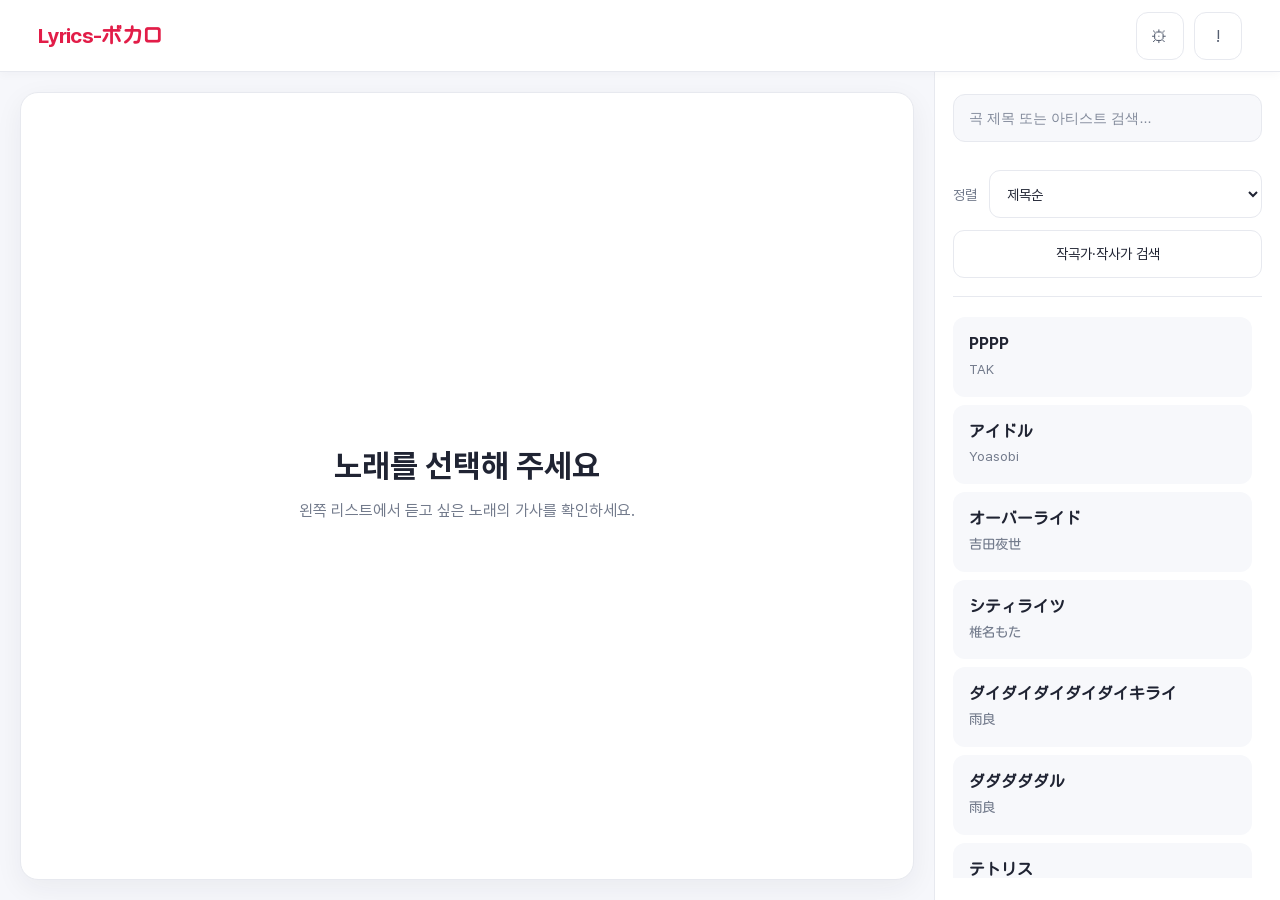
<file: index.html>
<!DOCTYPE html>
<html lang="ko">

<head>
    <meta charset="UTF-8">
    <meta name="viewport" content="width=device-width, initial-scale=1.0">
    <title>가사 뷰어</title>
    <link rel="stylesheet" href="./css/style.css">
    <link rel="icon" type="image/x-icon" href="./asset/icon/favicon.ico">
</head>

<body>
    <div class="container">
        <header class="site-header">
            <button class="Hamburger" id="HamburgerBtn" aria-label="메뉴 열기">≡</button>
            <h1 class="web-title">Lyrics-ボカロ</h1>
            <div class="header-actions">
                <button class="SettingsBtn" id="SettingsBtn" title="사이트 설정">⚙</button>
                <button class="infoBtn" id="infoBtn" title="사이트 정보">!</button>
            </div>
        </header>
        <div class="page-layout">

        <!-- 좌측 사이드바 (재생목록 및 검색) -->
        <nav class="sidebar" id="Sidebar">
            <div class="sidebar-header">
                <button class="MobileCloseBtn" id="MobileCloseBtn">X</button>
            </div>
            <input type="text" id="search-input" placeholder="곡 제목 또는 아티스트 검색..." autocomplete="off">
            <div class="song-list-tools">
                <label class="sort-control" for="song-sort-select">
                    <span>정렬</span>
                    <select id="song-sort-select" aria-label="곡 목록 정렬">
                        <option value="title">제목순</option>
                        <option value="artist">아티스트순</option>
                        <option value="latest">최신 추가순</option>
                        <option value="oldest">오래된 순</option>
                    </select>
                </label>
                <button type="button" class="feature-button" data-feature="작곡가·작사가 검색">작곡가·작사가 검색</button>
            </div>
            <ul id="song-list">
            </ul>
        </nav>

        <!-- 정중앙 공지 모달 창 -->
        <div class="modal hidden" id="NoticeModal" style="user-select: none;"></div>

        <!-- 정렬 모달 창 -->
        <div id="SortMenu" class="modal hidden" style="z-index: 11000;">
            <div class="modal-content" style="display: flex; flex-direction: column;">
                <div class="modal-header">
                    <h1>정렬 방법</h1>
                    <button id="CloseSortMenuBtn">X</button>
                </div>
                <div class="modal-section">
                    <div style="margin-bottom: 5px;">글자</div>
                    <button onclick="renderListWithSorts('title')">제목</button>
                    <button onclick="renderListWithSorts('artist')">아티스트</button>
                    <div class="modal-divider"></div>
                    <div style="margin-bottom: 5px;">날짜</div>
                    <button onclick="renderListWithSorts('latest');">최신 추가</button>
                    <button onclick="renderListWithSorts('oldest')">과거 추가</button>
                </div>
            </div>
        </div>

        <!-- 정중앙 설정 모달창 -->
        <div class="modal hidden" id="SettingsModal">
            <div class="modal-content">
                <div class="modal-header">
                    <h2>화면 설정</h2>
                    <button id="CloseSettingsBtn">X</button>
                </div>
                
                <div class="modal-section" id="display-controls">
                    <p class="section-title">가사 표시 옵션</p>
                    <fieldset class="settings-group visibility-group">
                        <legend>표시할 내용</legend>
                        <label class="setting-check"><input type="checkbox" id="toggle-furigana" checked><span>후리가나 보기</span></label>
                        <label class="setting-check"><input type="checkbox" id="toggle-pron" checked><span>발음 보기</span></label>
                        <label class="setting-check"><input type="checkbox" id="toggle-ko" checked><span>한글 해석 보기</span></label>
                    </fieldset>
                    <fieldset class="settings-group">
                        <legend>가사 읽기</legend>
                        <label class="setting-row"><span>줄 간격</span><input data-setting="lineHeight" type="number" min="1" max="3" step="0.1" value="1.8"><small>배</small></label>
                        <label class="setting-row"><span>문단 간격</span><input data-setting="paragraphGap" type="number" min="0" max="120" step="4" value="36"><small>px</small></label>
                        <label class="setting-row"><span>원문 글자 크기</span><input data-setting="fontSize" type="number" min="12" max="48" step="1" value="20"><small>px</small></label>
                        <label class="setting-row"><span>폰트</span><select data-setting="fontFamily"><option value="Kosugi Maru">Kosugi Maru</option><option value="Pretendard">Pretendard</option><option value="sans-serif">시스템 기본</option></select></label>
                        <label class="setting-check"><input data-setting="partSeparation" type="checkbox"><span>파트별 구분</span></label>
                        <label class="setting-row"><span>보컬 필터</span><select data-setting="vocalFilter"><option value="all">모든 보컬</option></select></label>
                        <label class="setting-check"><input data-setting="focusMode" type="checkbox"><span>집중 모드</span></label>
                    </fieldset>
                    <p id="settings-status" class="settings-status" role="status" aria-live="polite"></p>
                </div>
            </div>
        </div>

        <!-- 우측 메인 가사 및 영상 영역 -->
        <main class="lyrics-view">
            <div id="welcome-message">
                <h2>노래를 선택해 주세요</h2>
                <p>왼쪽 리스트에서 듣고 싶은 노래의 가사를 확인하세요.</p>
            </div>

            <div id="lyrics-content" class="hidden">
                <!-- 우측 상단 고정 영상 프레임 -->
                <div id="video-container" class="hidden">
                    <iframe id="video-frame" 
                            src="" 
                            frameborder="0" 
                            allow="accelerometer; autoplay; clipboard-write; encrypted-media; gyroscope; picture-in-picture" 
                            allowfullscreen>
                    </iframe>
                    <!-- 모바일 유튜브 버튼 (로고만 표시) -->
                    <a id="video-link" class="mobile-video-link" href="" target="_blank" aria-label="YouTube에서 보기">
                        <svg width="28" height="28" viewBox="0 0 24 24" fill="currentColor">
                            <path d="M21.582 6.186a2.6 2.6 0 0 0-1.838-1.838C18.125 3.9 12 3.9 12 3.9s-6.125 0-7.744.448a2.6 2.6 0 0 0-1.838 1.838C2 7.805 2 12 2 12s0 4.195.448 5.814a2.6 2.6 0 0 0 1.838 1.838C5.875 20.1 12 20.1 12 20.1s6.125 0 7.744-.448a2.6 2.6 0 0 0 1.838-1.838C22 16.195 22 12 22 12s0-4.195-.418-5.814zM9.99 15.47V8.53L16 12l-6.01 3.47z"/>
                        </svg>
                    </a>
                </div>

                <section id="song-information" class="song-information hidden" aria-label="곡 정보">
                    <h3>곡 정보</h3>
                    <dl id="song-information-list"></dl>
                </section>

                <!-- 가사 본문 영역 (중앙 배치) -->
                <div class="lyrics-left-block">
                    <div class="desktop-sticky-header">
                        <h2 id="display-title"></h2>
                        <p id="display-artist"></p>
                        <div class="lyrics-actions">
                            <button type="button" class="feature-button" data-feature="전체 가사 복사">전체 복사</button>
                            <button type="button" class="feature-button" data-feature="선택한 가사 복사">선택 부분 복사</button>
                            <button type="button" class="feature-button" data-feature="특정 가사 링크 공유">가사 구간 공유</button>
                        </div>
                    </div>

                    <div class="lyrics-scroll-body">
                        <div id="lyrics-text"></div>
                        <div class="feature-footer">
                            <button type="button" class="feature-button" data-feature="가사 추가 요청">가사 추가 요청</button>
                            <button type="button" class="feature-button" data-feature="오타 신고">오타 신고</button>
                            <button type="button" class="feature-button" data-feature="번역 수정 제안">번역 수정 제안</button>
                        </div>
                    </div>
                </div>
            </div>
        </main>
        </div>
        
        <!-- 모바일 백그라운드 오버레이 -->
        <div class="sidebar-overlay hidden" id="SidebarOverlay"></div>
    </div>
    <script src="./javascript/script.js"></script>
</body>

</html>
</file>
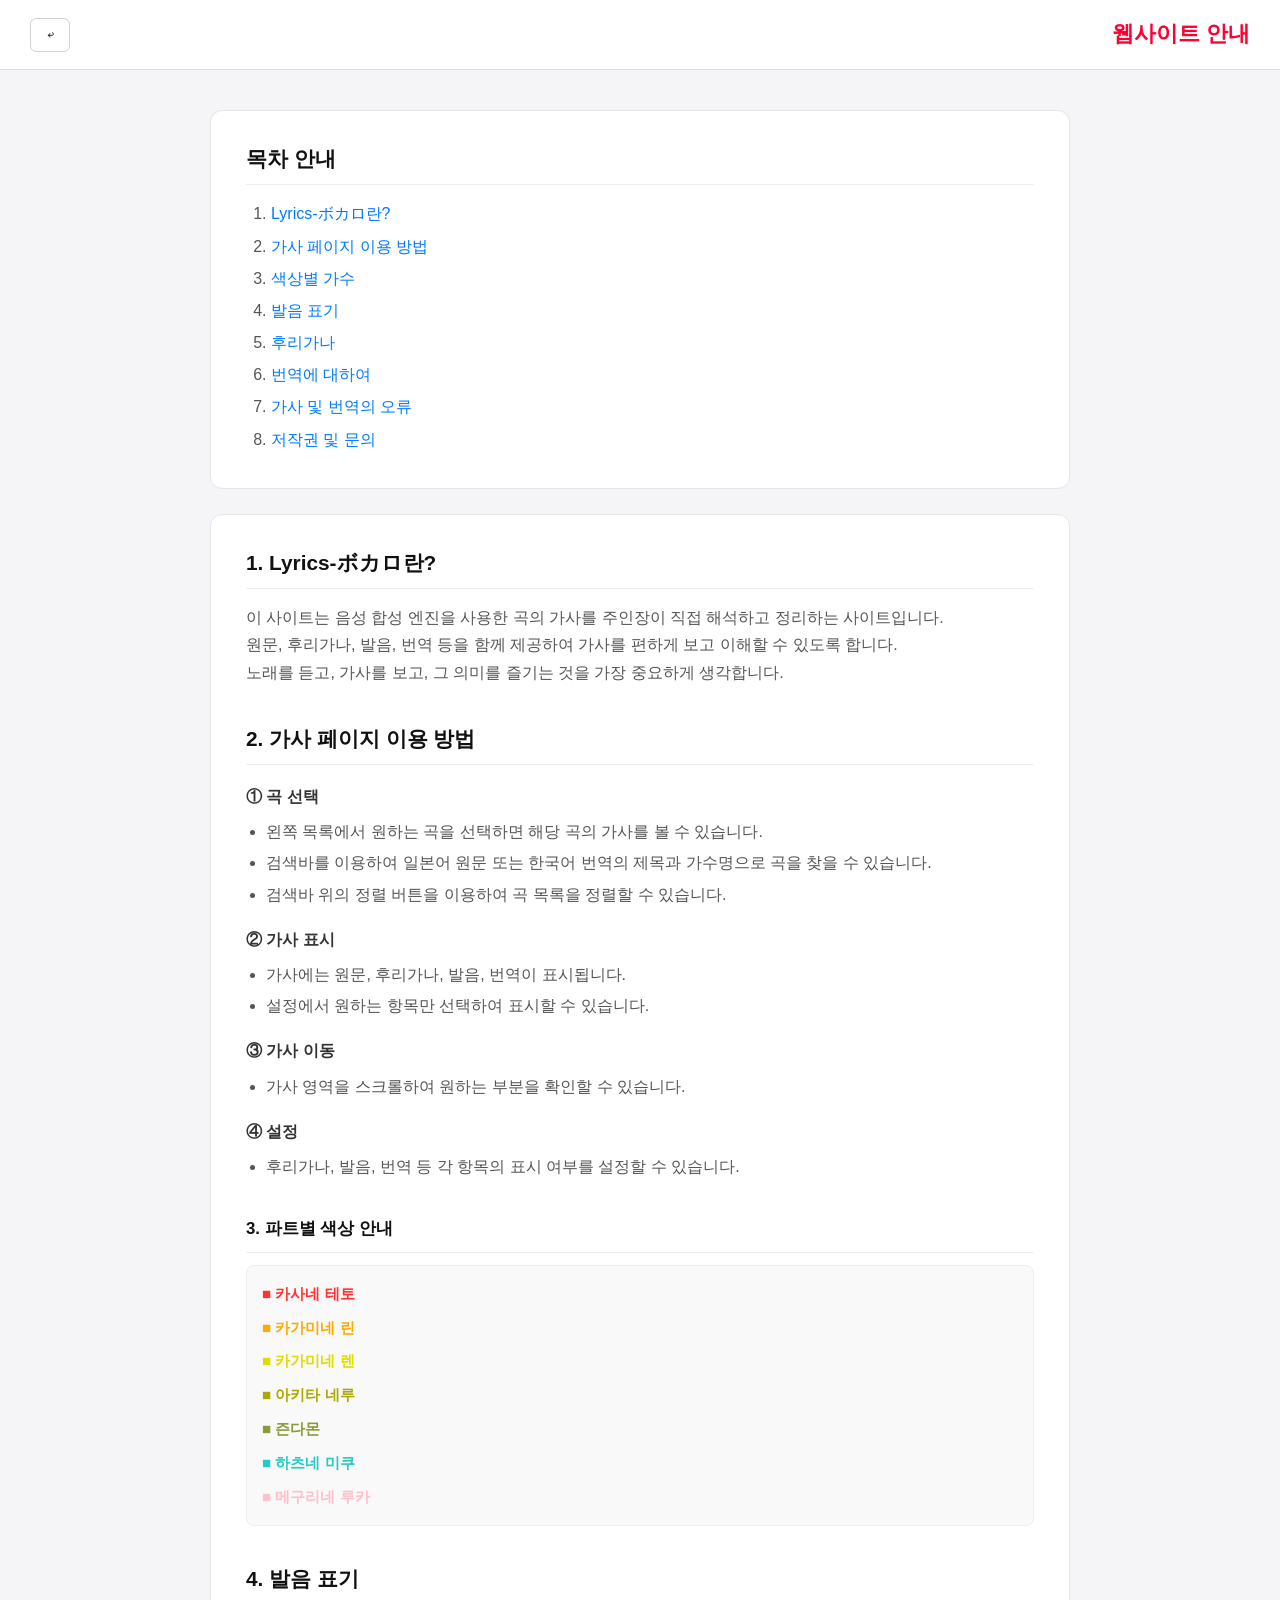
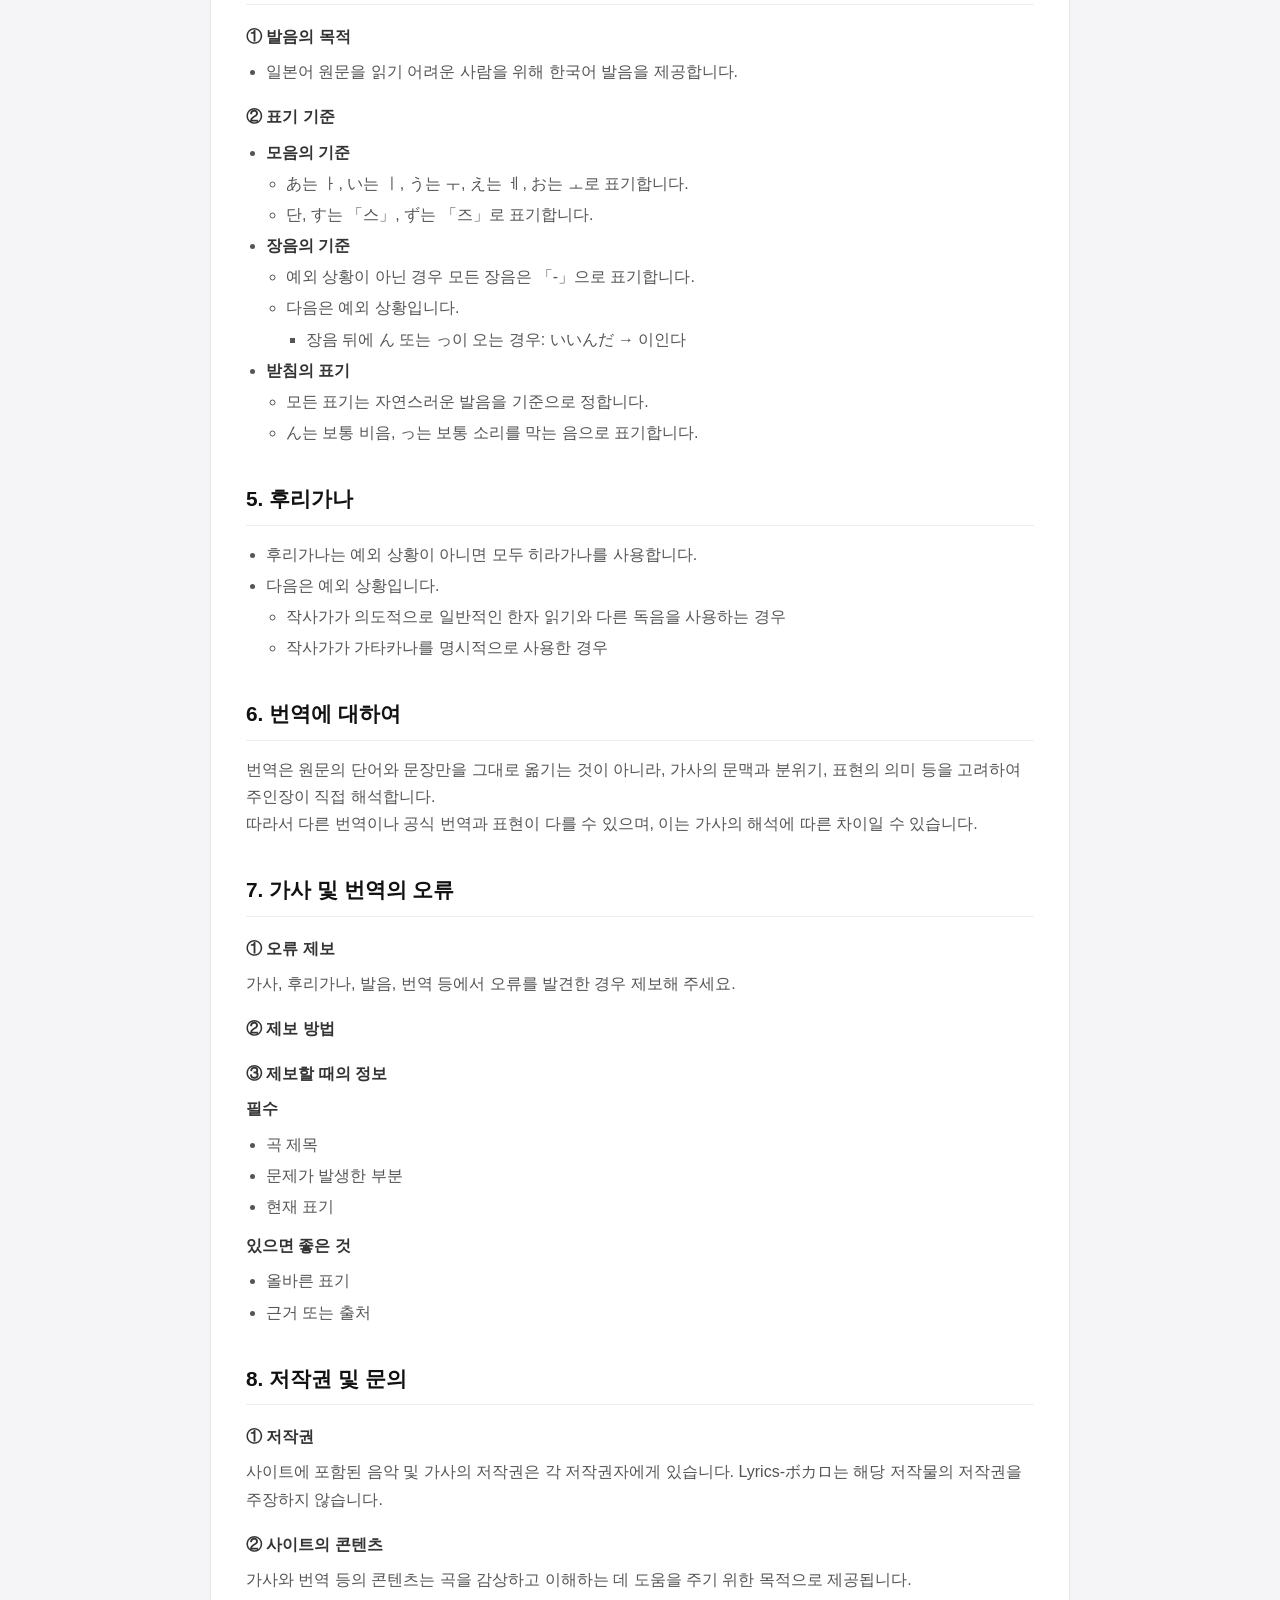
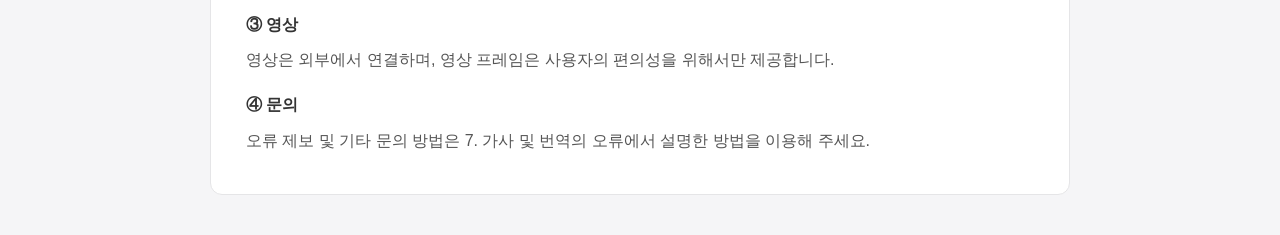
<file: info.html>
<!DOCTYPE html>
<html lang="ko">
<head>
    <meta charset="UTF-8">
    <meta name="viewport" content="width=device-width, initial-scale=1.0">
    <title>안내</title>
    <link rel="stylesheet" href="./info.css">
    <style>
        /* 모달 내부 섹션 공통 스타일 */
        .modal-section {
            margin-bottom: 20px;
            user-select: none;
        }

        /* 모달 내부 섹션 제목 */
        .section-title {
            font-weight: 700;
            margin-bottom: 12px;
            font-size: 1.05rem;
        }

        .singer-miku-legend { color: #25cac7; font-weight: bold; }
        .singer-teto-legend { color: #F33; font-weight: bold; }
        .singer-neru-legend { color: #AA0; font-weight: bold; }
        .singer-lin-legend { color: #FA0; font-weight: bold; }
        .singer-len-legend { color: #DD0; font-weight: bold; }
        .singer-zundamon-legend { color: #899b35; font-weight: bold; }
        .singer-ruka-legend { color: #FFC0CB; font-weight: bold; }
    </style>
</head>
<body>
    <header>
        <button id="close">↩</button>
        <h2>웹사이트 안내</h2>
    </header>

    <main>
        <section>
            <h3>목차 안내</h3>
            <ol>
                <li><a href="#1">Lyrics-ボカロ란?</a></li>
                <li><a href="#2">가사 페이지 이용 방법</a></li>
                <li><a href="#3">색상별 가수</a></li>
                <li><a href="#4">발음 표기</a></li>
                <li><a href="#5">후리가나</a></li>
                <li><a href="#6">번역에 대하여</a></li>
                <li><a href="#7">가사 및 번역의 오류</a></li>
                <li><a href="#8">저작권 및 문의</a></li>
            </ol>
        </section>

        <section>
            <!-- 1. 사이트 소개 -->
            <div>
                <h3 id="1">1. Lyrics-ボカロ란?</h3>
                <p>
                    이 사이트는 음성 합성 엔진을 사용한 곡의 가사를 주인장이 직접 해석하고 정리하는 사이트입니다.<br>
                    원문, 후리가나, 발음, 번역 등을 함께 제공하여 가사를 편하게 보고 이해할 수 있도록 합니다.<br>
                    노래를 듣고, 가사를 보고, 그 의미를 즐기는 것을 가장 중요하게 생각합니다.
                </p>
            </div>

            <!-- 2. 가사 페이지 이용 방법 -->
            <div>
                <h3 id="2">2. 가사 페이지 이용 방법</h3>

                <h4>① 곡 선택</h4>
                <ul>
                    <li>왼쪽 목록에서 원하는 곡을 선택하면 해당 곡의 가사를 볼 수 있습니다.</li>
                    <li>검색바를 이용하여 일본어 원문 또는 한국어 번역의 제목과 가수명으로 곡을 찾을 수 있습니다.</li>
                    <li>검색바 위의 정렬 버튼을 이용하여 곡 목록을 정렬할 수 있습니다.</li>
                </ul>

                <h4>② 가사 표시</h4>
                <ul>
                    <li>가사에는 원문, 후리가나, 발음, 번역이 표시됩니다.</li>
                    <li>설정에서 원하는 항목만 선택하여 표시할 수 있습니다.</li>
                </ul>

                <h4>③ 가사 이동</h4>
                <ul>
                    <li>가사 영역을 스크롤하여 원하는 부분을 확인할 수 있습니다.</li>
                </ul>

                <h4>④ 설정</h4>
                <ul>
                    <li>후리가나, 발음, 번역 등 각 항목의 표시 여부를 설정할 수 있습니다.</li>
                </ul>
            </div>

            <!-- 3. 색상 안내 -->
            <div class="modal-section">
                <h3 class="section-title" id="3">3. 파트별 색상 안내</h3>

                <div class="legend-grid">
                    <span class="singer-teto-legend">■ 카사네 테토</span>
                    <span class="singer-lin-legend">■ 카가미네 린</span>
                    <span class="singer-len-legend">■ 카가미네 렌</span>
                    <span class="singer-neru-legend">■ 아키타 네루</span>
                    <span class="singer-zundamon-legend">■ 즌다몬</span>
                    <span class="singer-miku-legend">■ 하츠네 미쿠</span>
                    <span class="singer-ruka-legend">■ 메구리네 루카</span>
                </div>
            </div>

            <!-- 4. 발음 표기 -->
            <div>
                <h3 id="4">4. 발음 표기</h3>

                <h4>① 발음의 목적</h4>
                <ul>
                    <li>일본어 원문을 읽기 어려운 사람을 위해 한국어 발음을 제공합니다.</li>
                </ul>

                <h4>② 표기 기준</h4>
                <ul>
                    <li>
                        <strong>모음의 기준</strong>
                        <ul>
                            <li>あ는 ㅏ, い는 ㅣ, う는 ㅜ, え는 ㅔ, お는 ㅗ로 표기합니다.</li>
                            <li>단, す는 「스」, ず는 「즈」로 표기합니다.</li>
                        </ul>
                    </li>

                    <li>
                        <strong>장음의 기준</strong>
                        <ul>
                            <li>예외 상황이 아닌 경우 모든 장음은 「-」으로 표기합니다.</li>
                            <li>
                                다음은 예외 상황입니다.
                                <ul>
                                    <li>장음 뒤에 ん 또는 っ이 오는 경우: いいんだ → 이인다</li>
                                </ul>
                            </li>
                        </ul>
                    </li>

                    <li>
                        <strong>받침의 표기</strong>
                        <ul>
                            <li>모든 표기는 자연스러운 발음을 기준으로 정합니다.</li>
                            <li>ん는 보통 비음, っ는 보통 소리를 막는 음으로 표기합니다.</li>
                        </ul>
                    </li>
                </ul>
            </div>

            <!-- 5. 후리가나 -->
            <div>
                <h3 id="5">5. 후리가나</h3>

                <ul>
                    <li>후리가나는 예외 상황이 아니면 모두 히라가나를 사용합니다.</li>
                    <li>
                        다음은 예외 상황입니다.
                        <ul>
                            <li>작사가가 의도적으로 일반적인 한자 읽기와 다른 독음을 사용하는 경우</li>
                            <li>작사가가 가타카나를 명시적으로 사용한 경우</li>
                        </ul>
                    </li>
                </ul>
            </div>

            <!-- 6. 번역 -->
            <div>
                <h3 id="6">6. 번역에 대하여</h3>

                <p>
                    번역은 원문의 단어와 문장만을 그대로 옮기는 것이 아니라,
                    가사의 문맥과 분위기, 표현의 의미 등을 고려하여 주인장이 직접 해석합니다.<br>
                    따라서 다른 번역이나 공식 번역과 표현이 다를 수 있으며,
                    이는 가사의 해석에 따른 차이일 수 있습니다.
                </p>
            </div>

            <!-- 7. 오류 -->
            <div>
                <h3 id="7">7. 가사 및 번역의 오류</h3>

                <h4>① 오류 제보</h4>
                <p>
                    가사, 후리가나, 발음, 번역 등에서 오류를 발견한 경우 제보해 주세요.
                </p>

                <h4>② 제보 방법</h4>
                <p>
                    <!-- 추후 제보 방법 추가 -->
                </p>

                <h4>③ 제보할 때의 정보</h4>
                <strong>필수</strong>
                <ul>
                    <li>곡 제목</li>
                    <li>문제가 발생한 부분</li>
                    <li>현재 표기</li>
                </ul>

                <strong>있으면 좋은 것</strong>
                <ul>
                    <li>올바른 표기</li>
                    <li>근거 또는 출처</li>
                </ul>
            </div>

            <!-- 8. 저작권 및 문의 -->
            <div>
                <h3 id="8">8. 저작권 및 문의</h3>

                <h4>① 저작권</h4>
                <p>
                    사이트에 포함된 음악 및 가사의 저작권은 각 저작권자에게 있습니다.
                    Lyrics-ボカロ는 해당 저작물의 저작권을 주장하지 않습니다.
                </p>

                <h4>② 사이트의 콘텐츠</h4>
                <p>
                    가사와 번역 등의 콘텐츠는 곡을 감상하고 이해하는 데 도움을 주기 위한 목적으로 제공됩니다.
                </p>

                <h4>③ 영상</h4>
                <p>
                    영상은 외부에서 연결하며, 영상 프레임은 사용자의 편의성을 위해서만 제공합니다.
                </p>

                <h4>④ 문의</h4>
                <p>
                    오류 제보 및 기타 문의 방법은 7. 가사 및 번역의 오류에서 설명한 방법을 이용해 주세요.
                </p>
            </div>
        </section>
    </main>

    <script>
        document.getElementById('close').addEventListener('click', () => window.close());
    </script>
</body>
</html>

<!--
Lyrics-ボカロ
└─ 안내
   ├─ 1. Lyrics-ボカロ란?
   ├─ 2. 가사 페이지 이용 방법
   ├─ 3. 색상별 가수
   ├─ 4. 발음 표기
   ├─ 5. 후리가나
   ├─ 6. 번역에 대하여
   ├─ 7. 가사 및 번역의 오류
   └─ 8. 저작권 및 문의
-->
</file>
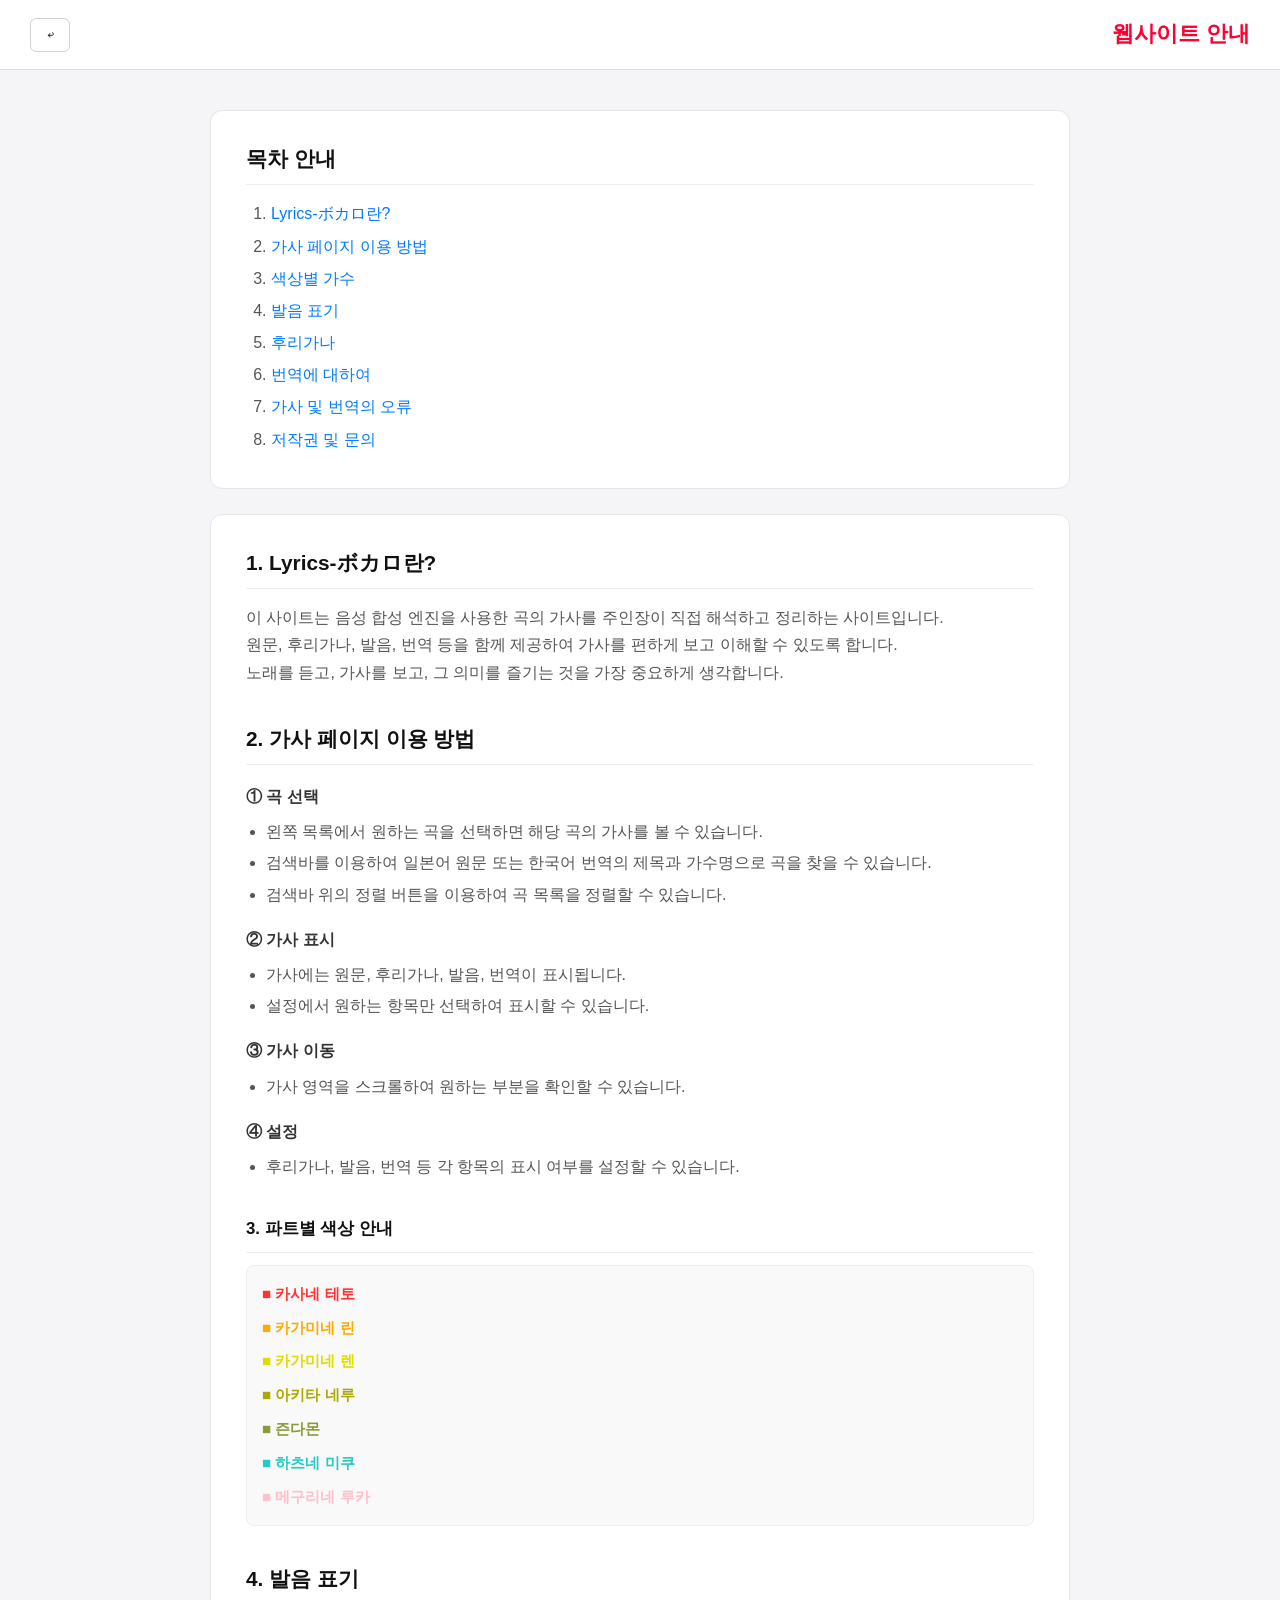
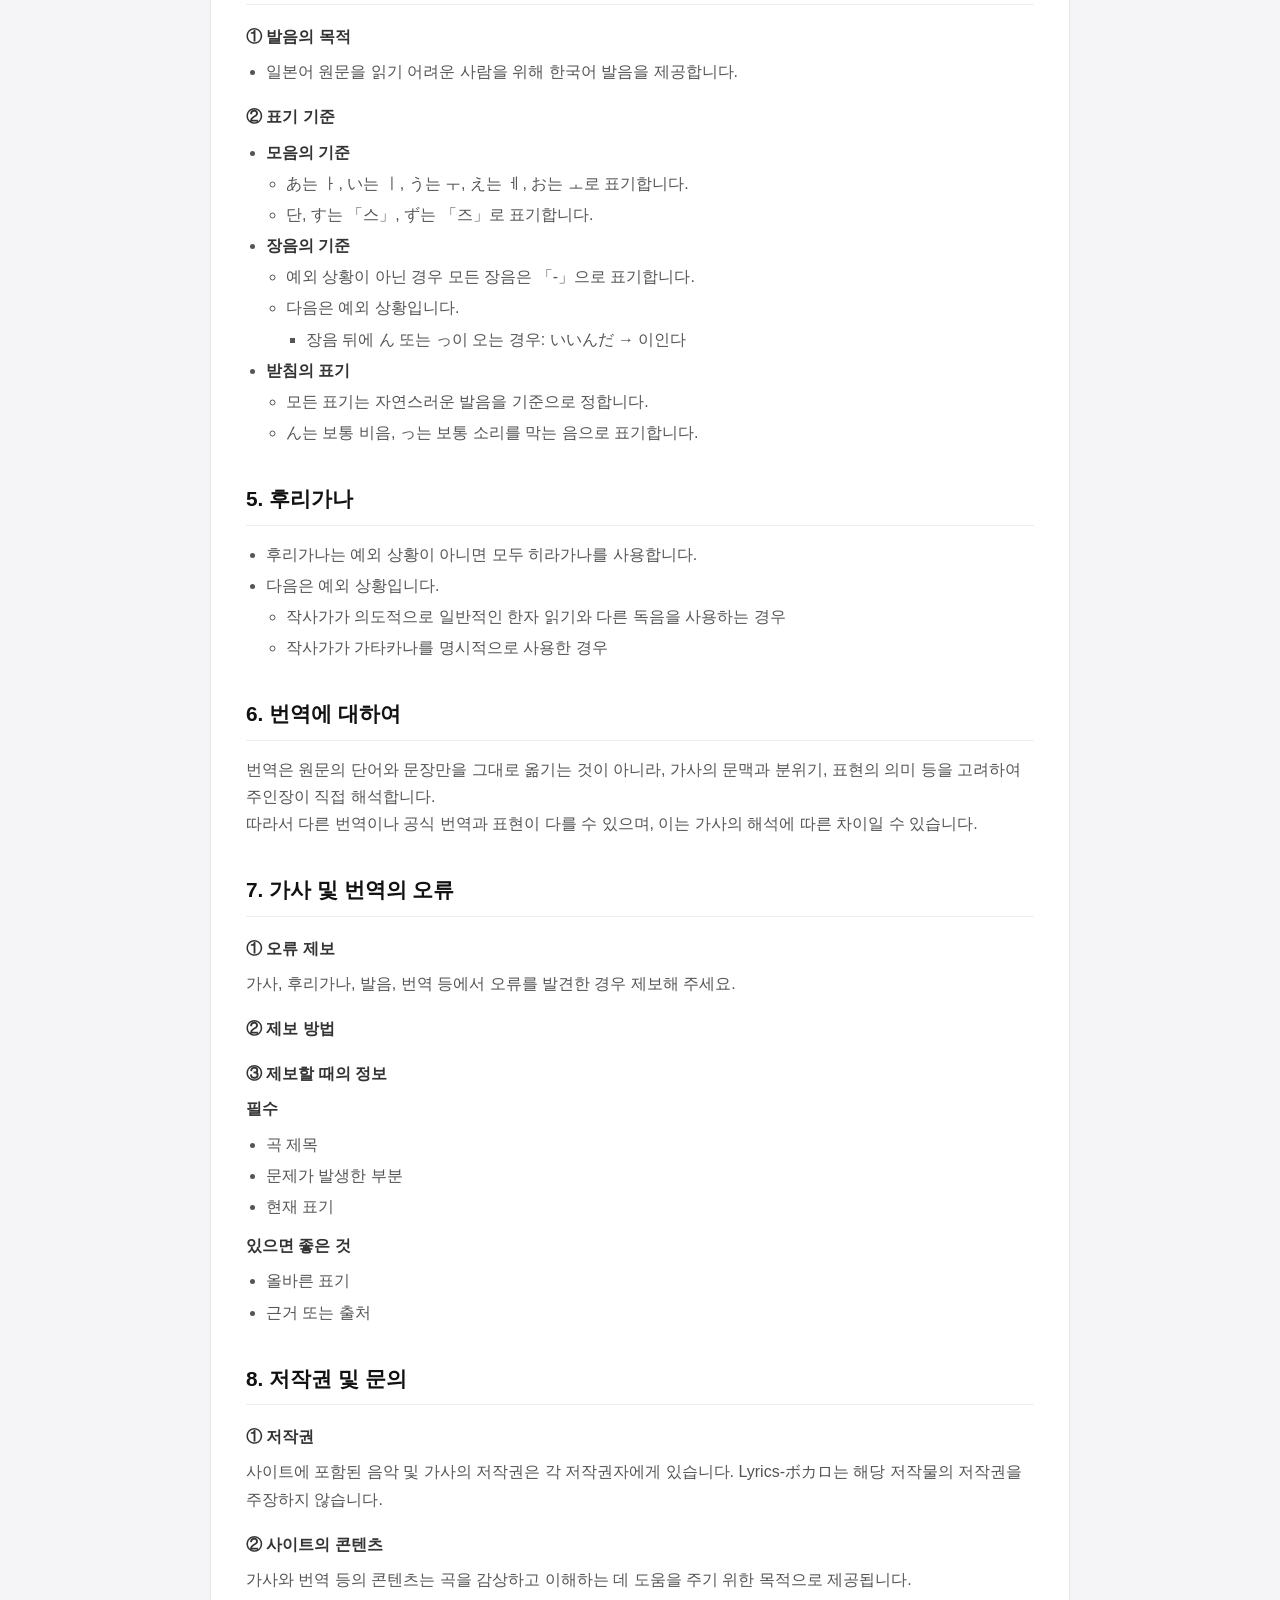
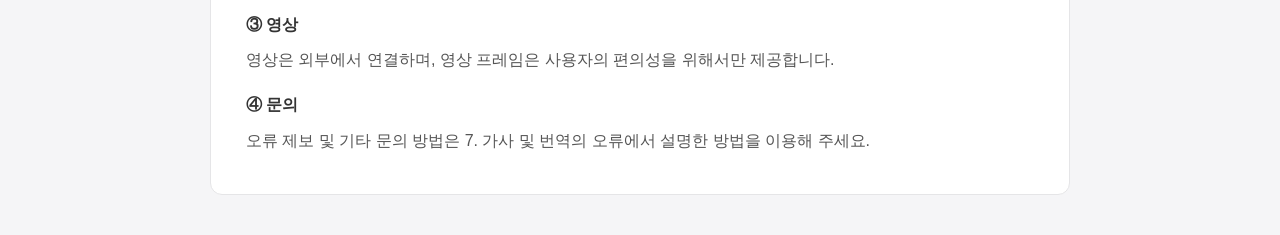
<file: page/info.html>
<!DOCTYPE html>
<html lang="ko">
<head>
    <meta charset="UTF-8">
    <meta name="viewport" content="width=device-width, initial-scale=1.0">
    <title>안내</title>
    <link rel="stylesheet" href="../css/info.css">
</head>
<body>
    <header>
        <button id="close">↩</button>
        <h2>웹사이트 안내</h2>
    </header>

    <main>
        <section>
            <h3>목차 안내</h3>
            <ol>
                <li><a href="#1">Lyrics-ボカロ란?</a></li>
                <li><a href="#2">가사 페이지 이용 방법</a></li>
                <li><a href="#3">색상별 가수</a></li>
                <li><a href="#4">발음 표기</a></li>
                <li><a href="#5">후리가나</a></li>
                <li><a href="#6">번역에 대하여</a></li>
                <li><a href="#7">가사 및 번역의 오류</a></li>
                <li><a href="#8">저작권 및 문의</a></li>
            </ol>
        </section>

        <section>
            <!-- 1. 사이트 소개 -->
            <div>
                <h3 id="1">1. Lyrics-ボカロ란?</h3>
                <p>
                    이 사이트는 음성 합성 엔진을 사용한 곡의 가사를 주인장이 직접 해석하고 정리하는 사이트입니다.<br>
                    원문, 후리가나, 발음, 번역 등을 함께 제공하여 가사를 편하게 보고 이해할 수 있도록 합니다.<br>
                    노래를 듣고, 가사를 보고, 그 의미를 즐기는 것을 가장 중요하게 생각합니다.
                </p>
            </div>

            <!-- 2. 가사 페이지 이용 방법 -->
            <div>
                <h3 id="2">2. 가사 페이지 이용 방법</h3>

                <h4>① 곡 선택</h4>
                <ul>
                    <li>왼쪽 목록에서 원하는 곡을 선택하면 해당 곡의 가사를 볼 수 있습니다.</li>
                    <li>검색바를 이용하여 일본어 원문 또는 한국어 번역의 제목과 가수명으로 곡을 찾을 수 있습니다.</li>
                    <li>검색바 위의 정렬 버튼을 이용하여 곡 목록을 정렬할 수 있습니다.</li>
                </ul>

                <h4>② 가사 표시</h4>
                <ul>
                    <li>가사에는 원문, 후리가나, 발음, 번역이 표시됩니다.</li>
                    <li>설정에서 원하는 항목만 선택하여 표시할 수 있습니다.</li>
                </ul>

                <h4>③ 가사 이동</h4>
                <ul>
                    <li>가사 영역을 스크롤하여 원하는 부분을 확인할 수 있습니다.</li>
                </ul>

                <h4>④ 설정</h4>
                <ul>
                    <li>후리가나, 발음, 번역 등 각 항목의 표시 여부를 설정할 수 있습니다.</li>
                </ul>
            </div>

            <!-- 3. 색상 안내 -->
            <div class="modal-section">
                <h3 class="section-title" id="3">3. 파트별 색상 안내</h3>

                <div class="legend-grid">
                    <span class="singer-teto-legend">■ 카사네 테토</span>
                    <span class="singer-lin-legend">■ 카가미네 린</span>
                    <span class="singer-len-legend">■ 카가미네 렌</span>
                    <span class="singer-neru-legend">■ 아키타 네루</span>
                    <span class="singer-zundamon-legend">■ 즌다몬</span>
                    <span class="singer-miku-legend">■ 하츠네 미쿠</span>
                    <span class="singer-ruka-legend">■ 메구리네 루카</span>
                </div>
            </div>

            <!-- 4. 발음 표기 -->
            <div>
                <h3 id="4">4. 발음 표기</h3>

                <h4>① 발음의 목적</h4>
                <ul>
                    <li>일본어 원문을 읽기 어려운 사람을 위해 한국어 발음을 제공합니다.</li>
                </ul>

                <h4>② 표기 기준</h4>
                <ul>
                    <li>
                        <strong>모음의 기준</strong>
                        <ul>
                            <li>あ는 ㅏ, い는 ㅣ, う는 ㅜ, え는 ㅔ, お는 ㅗ로 표기합니다.</li>
                            <li>단, す는 「스」, ず는 「즈」로 표기합니다.</li>
                        </ul>
                    </li>

                    <li>
                        <strong>장음의 기준</strong>
                        <ul>
                            <li>예외 상황이 아닌 경우 모든 장음은 「-」으로 표기합니다.</li>
                            <li>
                                다음은 예외 상황입니다.
                                <ul>
                                    <li>장음 뒤에 ん 또는 っ이 오는 경우: いいんだ → 이인다</li>
                                </ul>
                            </li>
                        </ul>
                    </li>

                    <li>
                        <strong>받침의 표기</strong>
                        <ul>
                            <li>모든 표기는 자연스러운 발음을 기준으로 정합니다.</li>
                            <li>ん는 보통 비음, っ는 보통 소리를 막는 음으로 표기합니다.</li>
                        </ul>
                    </li>
                </ul>
            </div>

            <!-- 5. 후리가나 -->
            <div>
                <h3 id="5">5. 후리가나</h3>

                <ul>
                    <li>후리가나는 예외 상황이 아니면 모두 히라가나를 사용합니다.</li>
                    <li>
                        다음은 예외 상황입니다.
                        <ul>
                            <li>작사가가 의도적으로 일반적인 한자 읽기와 다른 독음을 사용하는 경우</li>
                            <li>작사가가 가타카나를 명시적으로 사용한 경우</li>
                        </ul>
                    </li>
                </ul>
            </div>

            <!-- 6. 번역 -->
            <div>
                <h3 id="6">6. 번역에 대하여</h3>

                <p>
                    번역은 원문의 단어와 문장만을 그대로 옮기는 것이 아니라,
                    가사의 문맥과 분위기, 표현의 의미 등을 고려하여 주인장이 직접 해석합니다.<br>
                    따라서 다른 번역이나 공식 번역과 표현이 다를 수 있으며,
                    이는 가사의 해석에 따른 차이일 수 있습니다.
                </p>
            </div>

            <!-- 7. 오류 -->
            <div>
                <h3 id="7">7. 가사 및 번역의 오류</h3>

                <h4>① 오류 제보</h4>
                <p>
                    가사, 후리가나, 발음, 번역 등에서 오류를 발견한 경우 제보해 주세요.
                </p>

                <h4>② 제보 방법</h4>
                <p>
                    <!-- 추후 제보 방법 추가 -->
                </p>

                <h4>③ 제보할 때의 정보</h4>
                <strong>필수</strong>
                <ul>
                    <li>곡 제목</li>
                    <li>문제가 발생한 부분</li>
                    <li>현재 표기</li>
                </ul>

                <strong>있으면 좋은 것</strong>
                <ul>
                    <li>올바른 표기</li>
                    <li>근거 또는 출처</li>
                </ul>
            </div>

            <!-- 8. 저작권 및 문의 -->
            <div>
                <h3 id="8">8. 저작권 및 문의</h3>

                <h4>① 저작권</h4>
                <p>
                    사이트에 포함된 음악 및 가사의 저작권은 각 저작권자에게 있습니다.
                    Lyrics-ボカロ는 해당 저작물의 저작권을 주장하지 않습니다.
                </p>

                <h4>② 사이트의 콘텐츠</h4>
                <p>
                    가사와 번역 등의 콘텐츠는 곡을 감상하고 이해하는 데 도움을 주기 위한 목적으로 제공됩니다.
                </p>

                <h4>③ 영상</h4>
                <p>
                    영상은 외부에서 연결하며, 영상 프레임은 사용자의 편의성을 위해서만 제공합니다.
                </p>

                <h4>④ 문의</h4>
                <p>
                    오류 제보 및 기타 문의 방법은 7. 가사 및 번역의 오류에서 설명한 방법을 이용해 주세요.
                </p>
            </div>
        </section>
    </main>

    <script src="../javascript/info.js"></script>
</body>
</html>
</file>
<file: css/style.css>
/* ========================================================================
    전역 설정
   ======================================================================== */

/* 전역 설정 및 초기화 */
* {
    box-sizing: border-box;
    margin: 0;
    padding: 0;
}

/* 화면 높이 유지 */
html,
body {
    height: 100%;
}

/* ========================================================================
    폰트 렌더링
   ======================================================================== */

/* 1. Kosugi Maru (일본어 전용 범위 지정) */
@font-face {
    font-family: 'Kosugi Maru';
    src: url('../asset/font/KosugiMaru-Regular.ttf') format('truetype');
    font-weight: 400;
    font-style: normal;
    font-display: swap;
    /* 히라가나, 카타카나, CJK 한자, 일본어 문장 부호 범위 */
    unicode-range: U+3040-309F, U+30A0-30FF, U+4E00-9FFF, U+3000-303F;
}

/* 2. Pretendard (Regular / Bold) */
@font-face {
    font-family: 'Pretendard';
    src: url('../asset/font/Pretendard-Regular.woff2') format('woff2');
    font-weight: 400;
    font-style: normal;
    font-display: swap;
}

@font-face {
    font-family: 'Pretendard';
    src: url('../asset/font/Pretendard-Bold.woff2') format('woff2');
    font-weight: 700;
    font-style: normal;
    font-display: swap;
}

/* ========================================================================
    전역 스타일 규칙
   ======================================================================== */

body {
    font-family: 'Kosugi Maru', 'Pretendard', sans-serif;
    background-color: #f5f5f7;
    color: #333;
    display: flex;
    overflow: hidden;
}

/* 버튼 전역 스타일 규칙 (배경 투명, 테두리만 지정) */
button {
    background-color: transparent;
    border: 1px solid #d1d1d6;
    border-radius: 6px;
    padding: 6px 12px;
    cursor: pointer;
    font-family: inherit;
    transition: background-color 0.2s ease;
}

/* 버튼 hover 상태 (배경 활성화) */
button:hover {
    background-color: #e5e5ea;
}

/* 유틸리티: 화면 숨김 처리 */
.hidden {
    display: none !important;
}


/* ==========================================================================
   메인 레이아웃 및 좌측 요소 배치
   ========================================================================== */

/* 전체 레이아웃 래퍼 */
.container {
    flex: 1;
    display: flex;
    width: 100%;
    height: 100%;
}

/* 좌측 상단 모바일 전용 햄버거 메뉴 */
.Hamburger {
    display: none;
}

/* 좌측 사이드바 컨테이너 */
.sidebar {
    width: 320px;
    height: 100%;
    background-color: #ffffff;
    border-right: 1px solid #ddd;
    padding: 20px;
    flex-shrink: 0;
    display: flex;
    flex-direction: column;
}

/* 사이드바 상단 헤더 영역 */
.sidebar-header {
    display: flex;
    justify-content: space-between;
    align-items: center;
    margin-bottom: 20px;
}

/* 사이드바 상단 헤더 안 버튼 */
.sidebar-header button {
    width: 40px;
    height: 34px;
}

/* 사이드바 웹사이트 제목 */
.web-title {
    font-size: 1.4rem;
    color: #ff0033;
    user-select: none;
    flex-shrink: 0;
}

/* 모바일 전용 사이드바 닫기 버튼 */
.MobileCloseBtn {
    display: none;
}

/* 노래 검색창 */
#search-input {
    width: 100%;
    padding: 10px 15px;
    font-size: 0.9rem;
    border: 1px solid #e5e5e7;
    border-radius: 8px;
    background-color: #f5f5f7;
    margin-bottom: 20px;
    outline: none;
    transition: all 0.2s ease-in-out;
    flex-shrink: 0;
}

/* 노래 검색창 포커스 상태 */
#search-input:focus {
    background-color: #ffffff;
    border-color: #007aff;
}

/* 플레이리스트 컨테이너 */
#song-list {
    flex: 1;
    min-height: 0;
    list-style: none;
    overflow-y: auto;
    scrollbar-gutter: stable;
}

/* 플레이리스트 개별 항목 */
#song-list li {
    padding: 15px;
    margin-bottom: 10px;
    background: #f9f9f9;
    border: 1px solid #eee;
    border-radius: 8px;
    cursor: pointer;
    transition: all 0.2s ease;
}

#song-list li * {
    user-select: none;
}

/* 플레이리스트 개별 항목 hover 상태 */
#song-list li:hover,
#song-list li.active {
    background: #eef6ff;
    color: #007aff;
    border-color: #007aff;
    transform: translateY(-2px);
}


/* ==========================================================================
   중앙 정렬 설정 모달창
   ========================================================================== */

/* 모달 전체 배경 오버레이 */
.modal {
    position: fixed;
    top: 0;
    left: 0;
    width: 100vw;
    height: 100vh;
    background-color: rgba(0, 0, 0, 0.4);
    display: flex;
    justify-content: center;
    align-items: center;
    z-index: 10001;
}

/* 모달 내부 컨텐츠 박스 */
.modal-content {
    background-color: #ffffff;
    padding: 30px;
    border-radius: 12px;
    width: 90%;
    max-width: 400px;
    box-shadow: 0 10px 30px rgba(0, 0, 0, 0.1);
}

/* 모달 헤더 (제목 및 닫기 버튼) */
.modal-header {
    display: flex;
    justify-content: space-between;
    align-items: center;
    margin-bottom: 20px;
    padding-bottom: 10px;
    border-bottom: 1px solid #eee;
}

/* 가사 표시 옵션 라벨 */
#display-controls label {
    display: block;
    margin-bottom: 10px;
    cursor: pointer;
}

/* 옵션과 안내 사이 구분선 */
.modal-divider {
    border: none;
    border-top: 1px solid #ddd;
    margin: 15px 0;
}

/* 파트별 색상 안내 그리드 정렬 */
.legend-grid {
    display: flex;
    flex-direction: column;
    gap: 8px;
    font-size: 0.95rem;
}


/* ==========================================================================
   우측 메인 가사 및 영상 영역
   ========================================================================== */

/* 메인 뷰어 컨테이너 (위치 기준점 적용) */
.lyrics-view {
    flex: 1;
    padding: 40px 0 40px 40px;
    background-color: #fff;
    position: relative;
    overflow: hidden;
}

/* 초기 환영 메세지 */
#welcome-message {
    height: 100%;
    display: flex;
    flex-direction: column;
    justify-content: center;
    align-items: center;
    color: #666;
}

/* 가사 및 영상 표시 전체 컨테이너 */
#lyrics-content {
    width: 100%;
    height: 100%;
    display: block;
}

/* 우측 상단 고정 영상 컨테이너 */
#video-container {
    position: absolute;
    top: 40px;
    right: 40px;
    width: 340px;
    display: flex;
    flex-direction: column;
    z-index: 100;
}

/* 영상 아이프레임 */
#video-frame {
    width: 100%;
    aspect-ratio: 16 / 9;
    background: #000;
    border-radius: 12px;
    box-shadow: 0 10px 25px rgba(0, 0, 0, 0.08);
}

/* 모바일 전용 영상 링크 (데스크톱 숨김) */
.mobile-video-link {
    display: none;
}

/* 가사 출력 좌측/중앙 블록*/
.lyrics-left-block {
    display: flex;
    flex-direction: column;
    width: 100%;
    max-width: 100%;
    height: 100%;
    padding-right: 10px;
    position: relative;
    z-index: 10;
}

/* 가사 상단 제목 영역 */
.desktop-sticky-header {
    width: 100%;
    background-color: #ffffff;
    padding-bottom: 15px;
    padding-right: 40px;
    border-bottom: 1px solid #eee;
    flex-shrink: 0;
}

/* 곡 제목 텍스트 */
#display-title {
    font-size: 2rem;
    font-weight: 700;
    margin-bottom: 5px;
    color: #111;
}

/* 아티스트 이름 텍스트 */
#display-artist {
    font-size: 1.1rem;
    color: #666;
}

/* 가사 스크롤 본문 영역 */
.lyrics-scroll-body {
    width: 100%;
    flex: 1;
    overflow-y: auto;
    padding-top: 20px;
    padding-bottom: 40px;
    padding-right: 40px;
}

/* 가사 텍스트 속성 */
#lyrics-text {
    line-height: 1;
    font-size: 1.2rem;
    word-break: keep-all;
}

.lyric-line {
    height: auto;
    margin-top: 40px;
    margin-bottom: 30px;
}

/* 일본어 가사 기본 색상 */
.lyric-ja {
    color: #222;
}

/* 발음(로마자) 기본 색상 */
.lyric-pron {
    color: #777 !important;
    font-size: 14px !important;
}

/* 한국어 해석 기본 색상 */
.lyric-ko {
    color: #0056b3;
}

/* 후리가나(루비) 크기 및 색상 */
rt {
    font-size: 0.55em;
    color: #888;
    user-select: none;
}


/* ==========================================================================
   주석(Footnote) 및 가수별 테마 색상
   ========================================================================== */

/* 주석이 달린 단어 스타일 */
.footnote {
    color: inherit;
    cursor: help;
    border-bottom: 2px dashed #0275d8;
    position: relative;
    display: inline-block;
}

/* 주석 꼬리표 기호 */
.footnote::after {
    content: "[*]";
    font-size: 0.7em;
    vertical-align: super;
    margin-left: 2px;
    color: #0275d8;
}

/* 주석 호버 시 나타나는 말풍선 */
.footnote:hover::before {
    content: attr(data-note);
    position: absolute;
    bottom: 130%;
    left: 0;
    background-color: rgba(0, 0, 0, 0.85);
    color: #fff;
    padding: 6px 10px;
    border-radius: 4px;
    font-size: 0.85rem;
    z-index: 100;
    pointer-events: none;
    white-space: normal;
    word-break: keep-all;
    width: max-content;
    max-width: 250px;
}

/* 파트별 색상 템플릿 */
.singer-miku .lyric-ja { color: #25cac7; font-weight: bold; }
.singer-teto .lyric-ja { color: #F33; font-weight: bold; }
.singer-neru .lyric-ja { color: #AA0; font-weight: bold; }
.singer-lin .lyric-ja { color: #FA0; font-weight: bold; }
.singer-len .lyric-ja { color: #DD0; font-weight: bold; }
.singer-zundamon .lyric-ja { color: #899b35; font-weight: bold; }
.singer-ruka .lyric-ja { color: #FFC0CB; font-weight: bold; }
.singer-meiko .lyric-ja { color: #DD4444; font-weight: bold; }
.singer-kaito .lyric-ja { color: #3366CC; font-weight: bold; }

/* ==========================================================================
   Parallel(동시 파트) 그룹 - 왼쪽 연결선
   ========================================================================== */

/* singer별 연결선 색상 (기존 색상과 동일한 값) */
.singer-miku     { --singer-color: #25cac7; }
.singer-teto     { --singer-color: #F33; }
.singer-neru     { --singer-color: #AA0; }
.singer-lin      { --singer-color: #FA0; }
.singer-len      { --singer-color: #DD0; }
.singer-zundamon { --singer-color: #899b35; }
.singer-ruka     { --singer-color: #FFC0CB; }

.parallel-group {
    --gutter: 22px;   /* 선이 차지하는 왼쪽 공간 */
    --pad-y: 14px;    /* 줄 위아래 여백 */
    --line-w: 2px;

    position: relative;
    margin: 40px 0 30px;
    padding-left: var(--gutter);
    min-width: 0;
}

.parallel-line {
    position: relative;
    padding: var(--pad-y) 0;
    --tick-top: calc(var(--tick-y, 1.2rem) - var(--line-w) / 2);
}

/* 각 줄 전체 높이를 채워 그룹 전체를 관통 */
.parallel-line::before {
    content: "";
    position: absolute;
    left: calc(var(--gutter) * -1);
    top: 0;
    bottom: 0;
    width: var(--line-w);
    background: var(--singer-color, #bbb);
}

/* 일본어 원문의 세로 중앙에서 세로선과 연결 */
.parallel-line::after {
    content: "";
    position: absolute;
    left: calc(var(--gutter) * -1);
    top: var(--tick-top);
    width: calc(var(--gutter) - 8px);
    height: var(--line-w);
    background: var(--singer-color, #bbb);
}

/* 첫 줄: ┌ */
.parallel-line:first-child::before {
    top: var(--tick-top);
    border-top-left-radius: 3px;
}

/* 마지막 줄: └ */
.parallel-line:last-child::before {
    bottom: auto;
    height: calc(var(--tick-top) + var(--line-w));
    border-bottom-left-radius: 3px;
}

/* 줄이 하나뿐인 그룹 */
.parallel-line:only-child::before { display: none; }

/* ==========================================================================
   스크롤 바
   ========================================================================== */

::-webkit-scrollbar {
    background-color: #0000;
    scrollbar-width: 2px;
}

::-webkit-scrollbar-thumb {
    background-color: #4446;
    border-radius: 5px;
}

/* ==========================================================================
   모바일 반응형 디자인 (가로 1052px 이하)
   ========================================================================== */
@media (max-width: 1052px) {
    /* 모바일 전체 화면 고정 */
    body {
        height: 100vh;
        overflow: hidden;
    }

    /* 레이아웃 구조 세로 배치 */
    .container {
        flex-direction: column;
    }

    /* 좌측 상단 햄버거 버튼 활성화 */
    .Hamburger {
        display: block;
        position: fixed;
        left: 15px;
        top: 15px;
        z-index: 9999;
        background-color: #fff;
    }

    /* 모바일 사이드바 (화면 좌측에서 슬라이드 인) */
    .sidebar {
        position: fixed;
        left: -100%;
        top: 0;
        width: 85%;
        max-width: 320px;
        height: 100vh;
        z-index: 10000;
        transition: left 0.3s ease;
        padding-top: 60px;
    }

    /* 사이드바 상단 헤더 안 버튼 */
    .sidebar-header button {
        width: 32px;
        height: 24px;
        padding: 0;
    }

    /* 사이드바 열림 상태 클래스 */
    .sidebar.open {
        left: 0;
    }

    /* 모바일 사이드바 닫기 버튼 활성화 */
    .MobileCloseBtn {
        display: block;
    }

    /* 모바일 백그라운드 오버레이 (사이드바 열림 시) */
    .sidebar-overlay {
        position: fixed;
        top: 0;
        left: 0;
        width: 100vw;
        height: 100vh;
        background-color: rgba(0,0,0,0.4);
        z-index: 9995;
    }

    /* 메인 뷰어 여백 제거 */
    .lyrics-view {
        padding: 0;
        display: flex;
        flex-direction: column;
    }

    /* 메인 뷰어 내부 구조 정렬 */
    #lyrics-content {
        display: flex;
        flex-direction: column;
    }

    /* 가사 영역 너비 제한 해제 (전체 화면 사용) */
    .lyrics-left-block {
        max-width: 100%;
        padding: 60px 0 0 20px;
    }

    /* 모바일 영상 프레임 배치 변경 */
    #video-container {
        position: static;
        width: 100%;
        display: flex;
        justify-content: center;
        right: 50px;
    }

    /* 모바일에서는 아이프레임 비활성화 */
    #video-frame {
        display: none !important;
    }

    /* 유튜브 이동 아이콘 버튼 활성화 */
    .mobile-video-link {
        display: flex;
        justify-content: center;
        align-items: center;
        width: 60px;
        height: 40px;
        border-radius: 8px;
        color: #ff0000;
        margin-top: 8px;
        margin-left: 60px;
    }

    /* 그룹선 스타일 */
    .parallel-group {
        --gutter: 16px;
        --pad-y: 12px;
    }
    .parallel-line::after { width: calc(var(--gutter) - 6px); }
}

/* Touch targets, breathing room, lyric hierarchy, and planned feature controls */
button, select, #search-input { min-height: 48px; }
button { padding-inline: 14px; }
.page-layout > .sidebar { padding: 24px 20px; }
#search-input { margin-bottom: 0; }
.song-list-tools {
    display: flex;
    flex-direction: column;
    gap: 12px;
    margin: 12px 0 20px;
    padding-bottom: 18px;
    border-bottom: 1px solid var(--line);
}
.sort-control {
    display: flex;
    align-items: center;
    justify-content: space-between;
    gap: 12px;
    color: var(--muted);
    font-size: .9rem;
}
.sort-control select {
    flex: 1;
    min-width: 0;
    padding: 0 38px 0 13px;
    border: 1px solid var(--line);
    border-radius: 11px;
    background: var(--surface);
    color: var(--text);
    font: inherit;
    cursor: pointer;
}
.feature-button {
    min-height: 48px;
    padding: 9px 14px;
    border: 1px solid var(--line);
    border-radius: 11px;
    background: var(--surface);
    color: var(--text);
    font-size: .9rem;
    line-height: 1.35;
}
.feature-button:hover, .feature-button:focus-visible {
    border-color: #ed9bad;
    background: var(--accent-soft);
    color: var(--accent);
}
.lyrics-actions {
    display: flex;
    flex-wrap: wrap;
    gap: 10px;
    margin-top: 16px;
}
.desktop-sticky-header { padding-bottom: 18px; }
.lyrics-scroll-body { padding-top: 24px; }
.lyric-ja { color: #ed334c; font-size: 20px !important; line-height: 1.8; }
.lyric-pron { font-size: 12px !important; line-height: 1.7; }
.lyric-ko { color: #fff; font-size: 16px !important; line-height: 1.75; }
.lyric-line { margin-top: 36px !important; margin-bottom: 36px !important; }
.parallel-line { padding-block: 18px; }
.feature-footer {
    display: flex;
    flex-wrap: wrap;
    gap: 10px;
    margin: 48px 0 16px;
    padding-top: 22px;
    border-top: 1px solid var(--line);
}
.feature-group {
    display: flex;
    flex-wrap: wrap;
    gap: 8px;
    margin-top: 18px;
    padding-top: 18px;
    border-top: 1px solid var(--line);
}
.feature-group .section-title { width: 100%; margin: 0 0 4px; }
#display-controls label { min-height: 48px; }
.header-actions button { min-height: 48px; min-width: 48px; }

/* Keep scrollbars slim while retaining a visible thumb. */
::-webkit-scrollbar { width: 6px; height: 6px; }
::-webkit-scrollbar-thumb { border-width: 1px; }
html, body, #song-list, .lyrics-scroll-body, .modal-content { scrollbar-width: thin; }

@media (prefers-color-scheme: dark) {
    .sort-control select { background: #272a34; color: #f3f4f8; }
    .feature-button { background: #272a34; color: #e6e8ee; }
    .feature-button:hover, .feature-button:focus-visible { background: #3b2029; color: #ff9caf; }
    .lyric-ja { color: #ff465b; }
    .lyric-ko { color: #fff; }
}
@media (prefers-color-scheme: light) {
    .lyric-ko { color: #fff; }
}
@media (max-width: 1052px) {
    .page-layout > .sidebar { padding: 20px 16px; }
    .lyrics-actions { gap: 8px; }
    .feature-footer { margin-top: 36px; }
    .lyric-line { margin-block: 28px !important; }
}

/* ==========================================================================
   다크모드 지원
   ========================================================================== */
@media (prefers-color-scheme: dark) {
    body {
        background-color: #121212;
        color: #e0e0e0;
    }
    .sidebar, .modal-content, .lyrics-view, .desktop-sticky-header, .Hamburger {
        background-color: #1e1e1e;
        border-color: #333;
    }
    #song-list li {
        background-color: #2c2c2c;
        border-color: #444;
        color: #e0e0e0;
    }
    #song-list li:hover {
        background-color: #3a3a3c;
    }
    #search-input {
        background-color: #2c2c2c;
        color: #e0e0e0;
        border-color: #444;
    }
    button, .mobile-video-link {
        border-color: #555;
        color: #e0e0e0;
    }
    button:hover, .mobile-video-link:hover {
        background-color: #2c2c2c;
    }
    .lyric-ja { color: #e0e0e0; }
    .lyric-pron { color: #aaa; }
    .lyric-ko { color: #66b2ff; }
    #display-title { color: #fff; }
    #display-artist { color: #bbb; }
}

/* 공통 헤더와 그 아래 Main + Aside 레이아웃 */
.container {
    display: flex;
    flex-direction: column;
    min-width: 0;
}

.site-header {
    height: 68px;
    flex: 0 0 68px;
    display: flex;
    align-items: center;
    justify-content: space-between;
    gap: 16px;
    padding: 0 24px;
    background: #fff;
    border-bottom: 1px solid #ddd;
    z-index: 20;
}

.site-header .web-title { margin-right: auto; }
.header-actions { display: flex; gap: 8px; }
.page-layout {
    display: flex;
    flex: 1;
    min-height: 0;
    min-width: 0;
}
.page-layout > .sidebar { order: 2; border-right: 0; border-left: 1px solid #ddd; }
.page-layout > .lyrics-view { order: 1; min-width: 0; }
.sidebar-header { justify-content: flex-end; margin-bottom: 12px; }
.MobileCloseBtn { display: none; }

@media (max-width: 1052px) {
    .site-header { height: 60px; flex-basis: 60px; padding: 0 12px; }
    .site-header .Hamburger {
        display: block;
        position: static;
        z-index: auto;
        flex: 0 0 auto;
    }
    .site-header .web-title { font-size: 1.15rem; }
    .page-layout { position: relative; }
    .page-layout > .sidebar {
        position: fixed;
        left: auto;
        right: -100%;
        top: 60px;
        height: calc(100vh - 60px);
        z-index: 10000;
        border-left: 0;
        border-right: 1px solid #ddd;
        transition: right 0.3s ease;
    }
    .page-layout > .sidebar.open { left: auto; right: 0; }
    .page-layout .MobileCloseBtn { display: block; }
    .page-layout .sidebar-header { justify-content: flex-end; }
    .lyrics-view { flex: 1; min-height: 0; }
}

@media (prefers-color-scheme: dark) {
    .site-header { background: #1e1e1e; border-color: #333; }
}

/* UI polish: clearer hierarchy, calmer surfaces, and larger interaction targets */
:root {
    --accent: #e21d48;
    --accent-soft: #fff0f3;
    --surface: #fff;
    --canvas: #f6f7fb;
    --line: #e7e9ef;
    --text: #202433;
    --muted: #737b8c;
    --shadow-soft: 0 8px 28px rgba(28, 36, 54, .06);
}

body { background: var(--canvas); color: var(--text); }
.container { background: var(--canvas); }
.site-header {
    height: 72px;
    flex-basis: 72px;
    padding-inline: clamp(18px, 3vw, 40px);
    background: var(--surface);
    border-bottom: 1px solid var(--line);
    box-shadow: 0 2px 10px rgba(28, 36, 54, .035);
}
.site-header .web-title {
    color: var(--accent);
    font-size: 1.3rem;
    letter-spacing: -.035em;
}
.header-actions { gap: 10px; }
.header-actions button, .Hamburger {
    width: 42px;
    height: 42px;
    padding: 0;
    border: 1px solid var(--line);
    border-radius: 12px;
    color: #555e70;
    background: var(--surface);
    font-size: 1.05rem;
}
button { transition: background-color .18s ease, border-color .18s ease, color .18s ease, transform .18s ease; }
button:focus-visible, #search-input:focus-visible, #song-list li:focus-visible {
    outline: 3px solid rgba(226, 29, 72, .25);
    outline-offset: 2px;
}
.header-actions button:hover, .Hamburger:hover {
    color: var(--accent);
    border-color: #f2b7c4;
    background: var(--accent-soft);
}
.page-layout > .sidebar {
    width: clamp(285px, 27vw, 360px);
    padding: 22px 18px;
    background: var(--surface);
    border-color: var(--line);
}
.page-layout > .sidebar .sidebar-header { display: none; }
#search-input {
    padding: 13px 15px;
    margin-bottom: 16px;
    border: 1px solid var(--line);
    border-radius: 12px;
    background: #f7f8fb;
    color: var(--text);
}
#search-input:focus { border-color: #e68a9e; box-shadow: 0 0 0 3px rgba(226, 29, 72, .09); }
#song-list { scrollbar-width: thin; }
#song-list li {
    padding: 14px 15px;
    margin-bottom: 8px;
    border: 1px solid transparent;
    border-radius: 12px;
    background: #f7f8fb;
    color: var(--text);
    line-height: 1.55;
}
#song-list li strong { font-size: .98rem; }
#song-list li small { color: var(--muted); font-size: .84rem; }
#song-list li:hover, #song-list li.active {
    transform: none;
    border-color: #f1c1cb;
    background: var(--accent-soft);
    color: #b91439;
}
.page-layout > .lyrics-view {
    margin: 20px;
    padding: clamp(24px, 4vw, 54px);
    border: 1px solid var(--line);
    border-radius: 18px;
    background: var(--surface);
    box-shadow: var(--shadow-soft);
}
#welcome-message { gap: 12px; text-align: center; padding: 24px; }
#welcome-message h2 { color: var(--text); font-size: clamp(1.4rem, 3vw, 2rem); }
#welcome-message p { color: var(--muted); line-height: 1.8; }
.desktop-sticky-header { border-color: var(--line); }
#display-title { letter-spacing: -.03em; }
#display-artist { color: var(--muted); }
.lyrics-scroll-body { scrollbar-width: thin; }
#lyrics-text { line-height: 1.7; }
.lyric-line { margin-top: 32px; margin-bottom: 28px; }
.lyric-ja { line-height: 1.8; }
.lyric-pron { line-height: 1.6; }
.lyric-ko { line-height: 1.65; }
#video-frame { box-shadow: 0 12px 32px rgba(28, 36, 54, .14); }
.modal-content { border: 1px solid var(--line); box-shadow: 0 20px 60px rgba(20, 24, 36, .18); }

@media (max-width: 1052px) {
    .site-header { height: 64px; flex-basis: 64px; padding-inline: 14px; }
    .site-header .Hamburger { width: 40px; height: 40px; }
    .site-header .web-title { font-size: 1.1rem; }
    .header-actions { gap: 6px; }
    .header-actions button { width: 38px; height: 38px; border-radius: 10px; }
    .page-layout > .sidebar { top: 64px; height: calc(100vh - 64px); padding-top: 18px; }
    .page-layout > .sidebar .sidebar-header { display: flex; }
    .page-layout > .lyrics-view {
        margin: 12px;
        padding: 20px 16px;
        border-radius: 14px;
    }
    .lyrics-left-block { padding: 18px 0 0; }
    .desktop-sticky-header { padding-right: 0; }
    .lyrics-scroll-body { padding-right: 4px; }
    #display-title { font-size: 1.55rem; }
    #video-container { align-items: flex-start; }
    .mobile-video-link { margin-left: 0; }
}

@media (max-width: 430px) {
    .site-header .web-title { font-size: 1rem; }
    .header-actions button { width: 34px; height: 36px; }
    .page-layout > .lyrics-view { margin: 8px; padding: 18px 13px; }
    #lyrics-text { font-size: 1.08rem; }
}

@media (prefers-reduced-motion: reduce) {
    *, *::before, *::after { scroll-behavior: auto !important; transition-duration: .01ms !important; }
}

@media (prefers-color-scheme: dark) {
    :root {
        --accent-soft: #3b2029;
        --surface: #1e2028;
        --canvas: #14161c;
        --line: #343743;
        --text: #eceef4;
        --muted: #a1a7b5;
        --shadow-soft: 0 8px 28px rgba(0, 0, 0, .18);
    }
    .page-layout > .sidebar, .site-header, .page-layout > .lyrics-view { background: var(--surface); }
    #search-input, #song-list li { background: #272a34; color: var(--text); }
    #song-list li small { color: var(--muted); }
    #song-list li:hover, #song-list li.active { color: #ff9caf; }
    .header-actions button, .Hamburger { background: #272a34; color: #d4d8e2; }
    .desktop-sticky-header { background: var(--surface); border-color: var(--line); }
    #display-title { color: var(--text); }
    #display-artist { color: var(--muted); }
}

/* Contrast and modal consistency fixes */
#search-input::placeholder { color: #81899a; opacity: 1; }
@media (prefers-color-scheme: dark) {
    #search-input { color: #f3f4f8; caret-color: #ff8098; }
    #search-input::placeholder { color: #aab0bd; }
    #search-input:-webkit-autofill,
    #search-input:-webkit-autofill:hover,
    #search-input:-webkit-autofill:focus {
        -webkit-text-fill-color: #f3f4f8;
        box-shadow: 0 0 0 1000px #272a34 inset;
        caret-color: #ff8098;
    }
}

/* Match all dialogs to the site's card and control styles */
.modal { padding: 20px; backdrop-filter: blur(4px); }
.modal-content {
    width: min(100%, 440px);
    max-height: min(82vh, 720px);
    overflow: auto;
    padding: 26px;
    border: 1px solid var(--line);
    border-radius: 18px;
    background: var(--surface);
    color: var(--text);
    box-shadow: 0 24px 70px rgba(16, 20, 32, .24);
}
.modal-header {
    align-items: center;
    margin-bottom: 20px;
    padding-bottom: 14px;
    border-color: var(--line);
}
.modal-header h1, .modal-header h2 { color: var(--text); font-size: 1.25rem; }
.modal-header button, .modal-section button {
    min-height: 40px;
    border: 1px solid var(--line);
    border-radius: 10px;
    background: var(--surface);
    color: var(--text);
}
.modal-section { color: var(--muted); line-height: 1.6; }
.modal-section button { padding: 8px 14px; margin: 5px 4px 5px 0; color: var(--text); }
.modal-section button:hover, .modal-header button:hover {
    border-color: #f1b7c3;
    background: var(--accent-soft);
    color: var(--accent);
}
#display-controls .section-title { margin-bottom: 14px; color: var(--muted); font-size: .92rem; }
#display-controls label {
    display: flex;
    align-items: center;
    gap: 10px;
    min-height: 44px;
    margin: 5px 0;
    padding: 8px 10px;
    border: 1px solid var(--line);
    border-radius: 10px;
    color: var(--text);
}
#display-controls input { width: 17px; height: 17px; accent-color: var(--accent); }
.modal-divider { border-color: var(--line); }

/* Keep the floating video clear of the lyric pane's right-side scrollbar. */
@media (min-width: 1053px) {
    #video-container { right: 68px; }
    .lyrics-left-block { padding-right: 28px; }
}

@media (max-width: 1052px) {
    .modal-content { padding: 22px 18px; border-radius: 15px; }
}

@media (prefers-color-scheme: dark) {
    .modal-content { background: var(--surface); color: var(--text); border-color: var(--line); }
    .modal-header { border-color: var(--line); }
    .modal-header h1, .modal-header h2, .modal-section button { color: var(--text); }
    .modal-header button, .modal-section button, #display-controls label { background: #272a34; border-color: var(--line); }
    .modal-section button:hover, .modal-header button:hover { background: var(--accent-soft); color: #ff9caf; }
}

/* Final overrides for the current touch and lyric-size requirements. */
button, select, #search-input { min-height: 48px; }
.header-actions button { min-width: 48px; min-height: 48px; }
.song-list-tools { display: flex; flex-direction: column; gap: 12px; margin: 12px 0 20px; padding-bottom: 18px; border-bottom: 1px solid var(--line); }
.sort-control { display: flex; align-items: center; justify-content: space-between; gap: 12px; color: var(--muted); }
.sort-control select { flex: 1; min-width: 0; padding: 0 38px 0 13px; border: 1px solid var(--line); border-radius: 11px; background: var(--surface); color: var(--text); font: inherit; }
.feature-button { min-height: 48px; padding: 9px 14px; border: 1px solid var(--line); border-radius: 11px; background: var(--surface); color: var(--text); }
.lyrics-actions, .feature-footer { display: flex; flex-wrap: wrap; gap: 10px; }
.lyrics-actions { margin-top: 16px; }
.feature-footer { margin: 48px 0 16px; padding-top: 22px; border-top: 1px solid var(--line); }
.feature-group { display: flex; flex-wrap: wrap; gap: 8px; margin-top: 18px; padding-top: 18px; border-top: 1px solid var(--line); }
.feature-group .section-title { width: 100%; margin: 0 0 4px; }
#display-controls label { min-height: 48px; }
.lyric-ja { color: #ed334c; font-size: 20px !important; line-height: 1.8; }
.lyric-pron { font-size: 12px !important; line-height: 1.7; }
.lyric-ko { color: #fff; font-size: 16px !important; line-height: 1.75; }
.lyric-line { margin-block: 36px !important; }
.parallel-line { padding-block: 18px; }
::-webkit-scrollbar { width: 6px; height: 6px; }
::-webkit-scrollbar-thumb { border-width: 1px; }
@media (prefers-color-scheme: dark) {
    .sort-control select, .feature-button { background: #272a34; color: #f3f4f8; }
    .feature-button:hover { background: #3b2029; color: #ff9caf; }
    .lyric-ja { color: #ff465b; }
    .lyric-ko { color: #fff; }
}
@media (max-width: 1052px) {
    .page-layout > .sidebar { padding: 20px 16px; }
    .lyrics-actions { gap: 8px; }
    .lyric-line { margin-block: 28px !important; }
}
@media (prefers-color-scheme: light) {
    .lyric-ko { color: #0056b3; }
}

/* Keep settings editing in one scrollable dialog. */
#SettingsModal .modal-content { width: min(92vw, 720px); }
#SettingsModal #display-controls { display: grid; grid-template-columns: repeat(2, minmax(0, 1fr)); gap: 18px; }
#SettingsModal #display-controls > .section-title,
#SettingsModal .settings-status { grid-column: 1 / -1; }
.settings-group {
    min-width: 0;
    padding: 14px;
    border: 1px solid var(--line);
    border-radius: 14px;
}
.settings-group legend { padding: 0 8px; color: var(--text); font-weight: 700; }
#SettingsModal .setting-row {
    display: grid;
    grid-template-columns: minmax(90px, 1fr) minmax(90px, 130px) auto;
    align-items: center;
    gap: 8px;
    min-height: 48px;
    margin: 6px 0;
    padding: 6px 8px;
    border: 0;
    color: var(--text);
}
#SettingsModal .setting-row input,
#SettingsModal .setting-row select {
    width: 100%;
    min-width: 0;
    min-height: 44px;
    padding: 0 10px;
    border: 1px solid var(--line);
    border-radius: 9px;
    background: var(--surface);
    color: var(--text);
    font: inherit;
}
#SettingsModal .setting-row small { color: var(--muted); }
#SettingsModal .setting-check {
    min-height: 48px;
    margin: 4px 0;
    border-color: var(--line);
    border-radius: 9px;
    color: var(--text);
}
#SettingsModal .settings-status { min-height: 1.5em; margin-top: 6px; color: var(--muted); }

/* Song metadata belongs directly below the video in the right column. */
@media (min-width: 1053px) {
    #lyrics-content:has(#video-container.hidden):not(:has(.song-information:not(.hidden))) {
        grid-template-columns: minmax(0, 1fr);
    }
    #song-information {
        grid-column: 2;
        grid-row: 2;
        align-self: start;
        padding: 16px 18px;
        border: 1px solid var(--line);
        border-radius: 14px;
        background: var(--canvas);
    }
    #lyrics-content:has(#video-container.hidden):has(.song-information:not(.hidden)) #song-information {
        grid-row: 1;
    }
}
.song-information h3 { margin-bottom: 12px; color: var(--text); font-size: 1rem; }
.song-information dl { display: grid; grid-template-columns: auto minmax(0, 1fr); gap: 8px 16px; }
.song-information dt { color: var(--muted); }
.song-information dd { min-width: 0; color: var(--text); overflow-wrap: anywhere; }
.parts-separated .lyric-line,
.parts-separated .parallel-line { padding-left: 12px; border-left: 2px solid var(--line); }
.filtered-out { display: none !important; }
.focus-mode .site-header,
.focus-mode .page-layout > .sidebar { display: none !important; }
.focus-mode .page-layout > .lyrics-view { width: min(100%, 1100px); margin: 18px auto; }
.focus-mode #lyrics-content { grid-template-columns: minmax(0, 1fr); }
.focus-mode #video-container,
.focus-mode #song-information { display: none !important; }
@media (max-width: 1052px) {
    #SettingsModal #display-controls { grid-template-columns: minmax(0, 1fr); }
    #song-information { margin: 14px 0; padding: 14px; border: 1px solid var(--line); border-radius: 12px; background: var(--canvas); }
}
.lyric-ja, .lyric-pron, .lyric-ko { font-family: var(--lyrics-font-family, 'Kosugi Maru', sans-serif); }
.lyric-ja { font-size: var(--lyric-font-size, 20px) !important; line-height: var(--lyric-line-height, 1.8); }
.lyric-pron { font-size: 12px !important; line-height: var(--lyric-line-height, 1.8); }
.lyric-ko { font-size: 16px !important; line-height: var(--lyric-line-height, 1.8); }
.lyric-line { margin-block: var(--lyric-paragraph-gap, 36px) !important; }
#SettingsModal .modal-content {
    width: min(94vw, 680px);
    max-width: 680px;
    max-height: 86vh;
    overflow-x: hidden;
    box-sizing: border-box;
}
#SettingsModal #display-controls {
    display: flex;
    flex-direction: column;
    gap: 12px;
    min-width: 0;
}
#SettingsModal .settings-group { width: 100%; min-width: 0; }
#SettingsModal #display-controls .setting-row {
    display: grid;
    grid-template-columns: minmax(0, 1fr) minmax(100px, 180px) auto;
    width: 100%;
    box-sizing: border-box;
}
#SettingsModal #display-controls .setting-check {
    display: flex;
    width: 100%;
    box-sizing: border-box;
}
#SettingsModal .setting-check input { flex: 0 0 18px; width: 18px; height: 18px; }
#SettingsModal .setting-check span { min-width: 0; }
@media (max-width: 600px) {
    #SettingsModal .modal-content { width: 94vw; padding: 18px 14px; }
    #SettingsModal #display-controls .setting-row { grid-template-columns: minmax(0, 1fr) minmax(90px, 42% ) auto; }
}

/* Give the video its own column so it can never cover the lyrics scrollbar. */
@media (min-width: 1053px) {
    #lyrics-content {
        display: grid;
        grid-template-columns: minmax(0, 1fr) minmax(280px, 34%);
        grid-template-rows: minmax(0, 1fr);
        column-gap: clamp(22px, 3vw, 48px);
        align-items: stretch;
    }
    #lyrics-content:has(#video-container.hidden) { grid-template-columns: minmax(0, 1fr); }
    #video-container,
    #video-container.hidden {
        position: static;
        grid-column: 2;
        grid-row: 1;
        width: 100%;
        height: max-content;
        margin-top: 4px;
        display: flex;
        align-self: start;
        z-index: auto;
    }
    #video-container.hidden { display: none; }
    #video-frame { display: block; }
    .lyrics-left-block {
        grid-column: 1;
        grid-row: 1;
        min-width: 0;
        padding-right: 0;
    }
    .lyrics-scroll-body { min-width: 0; padding-right: 14px; }
}

/* Restore a clear, usable scrollbar across Chromium, Firefox, and Safari. */
html, body, #song-list, .lyrics-scroll-body, .modal-content {
    scrollbar-width: thin;
    scrollbar-color: #9299a8 transparent;
}
::-webkit-scrollbar { width: 10px; height: 10px; }
::-webkit-scrollbar-track { background: transparent; }
::-webkit-scrollbar-thumb {
    min-height: 36px;
    border: 3px solid transparent;
    border-radius: 999px;
    background: #9299a8;
    background-clip: content-box;
}
::-webkit-scrollbar-thumb:hover {
    background: #626b7c;
    background-clip: content-box;
}
@media (prefers-color-scheme: dark) {
    html, body, #song-list, .lyrics-scroll-body, .modal-content {
        scrollbar-color: #626978 transparent;
    }
    ::-webkit-scrollbar-thumb { background: #626978; background-clip: content-box; }
    ::-webkit-scrollbar-thumb:hover { background: #9099a9; background-clip: content-box; }
}

@media (max-width: 1052px) {
    #lyrics-content { display: flex; flex-direction: column; }
    #video-container, #video-container.hidden {
        position: static;
        width: 100%;
        margin: 0;
    }
    #video-frame { display: none !important; }
    .lyrics-left-block { width: 100%; }
}
</file>
<file: info.css>
/* 전역 설정 및 초기화 */
* {
    box-sizing: border-box;
    margin: 0;
    padding: 0;
}

html,
body {
    min-height: 100%;
}


/* ==========================================================================
   기본 페이지 디자인
   ========================================================================== */

body {
    font-family: 'Pretendard', 'Kosugi Maru', sans-serif;
    background-color: #f5f5f7;
    color: #333;
    line-height: 1.7;
}


/* ==========================================================================
   상단 헤더
   ========================================================================== */

header {
    width: 100%;
    height: 70px;

    display: flex;
    align-items: center;
    justify-content: space-between;

    padding: 0 30px;

    background-color: #ffffff;
    border-bottom: 1px solid #ddd;
}

header h2 {
    font-size: 1.4rem;
    color: #ff0033;
    user-select: none;
}

header button {
    width: 40px;
    height: 34px;

    background-color: transparent;
    border: 1px solid #d1d1d6;
    border-radius: 6px;

    cursor: pointer;
    font-family: inherit;

    transition: background-color 0.2s ease;
}

header button:hover {
    background-color: #e5e5ea;
}


/* ==========================================================================
   메인 영역
   ========================================================================== */

main {
    width: 100%;
    max-width: 900px;

    margin: 40px auto;
    padding: 0 20px;
}


/* ==========================================================================
   섹션 공통
   ========================================================================== */

main > section {
    background-color: #ffffff;

    border: 1px solid #e5e5e7;
    border-radius: 12px;

    padding: 30px 35px;
    margin-bottom: 25px;
}


/* 목차 */
main > section:first-child {
    margin-bottom: 25px;
}

main > section:first-child h3 {
    margin-bottom: 15px;
}


/* ==========================================================================
   목차
   ========================================================================== */

main > section:first-child ol {
    padding-left: 25px;
}

main > section:first-child li {
    margin: 5px 0;
}

main > section:first-child a {
    color: #007aff;
    text-decoration: none;

    transition: opacity 0.2s ease;
}

main > section:first-child a:hover {
    opacity: 0.7;
}


/* ==========================================================================
   안내 내용
   ========================================================================== */

main > section:nth-child(2) > div {
    margin-bottom: 35px;
}

main > section:nth-child(2) > div:last-child {
    margin-bottom: 0;
}


/* ==========================================================================
   제목
   ========================================================================== */

main h3 {
    margin-bottom: 15px;
    padding-bottom: 8px;

    font-size: 1.3rem;
    color: #111;

    border-bottom: 1px solid #eee;
}

main h4 {
    margin-top: 18px;
    margin-bottom: 8px;

    font-size: 1rem;
    color: #333;
}


/* ==========================================================================
   본문
   ========================================================================== */

main p {
    margin-bottom: 10px;
    color: #555;
}


/* ==========================================================================
   목록
   ========================================================================== */

main ul {
    margin: 8px 0 12px 20px;
}

main li {
    margin: 4px 0;
    color: #555;
}


/* 중첩 목록 */
main ul ul {
    margin-top: 4px;
    margin-bottom: 4px;
}


/* ==========================================================================
   파트별 색상 안내
   ========================================================================== */

.modal-section {
    margin-bottom: 35px;
    user-select: none;
}

.section-title {
    font-weight: 700;
    margin-bottom: 15px;
    font-size: 1.3rem;
}


/* 가수 색상 목록 */
.legend-grid {
    display: flex;
    flex-direction: column;
    gap: 8px;

    margin-top: 10px;
    padding: 15px;

    background-color: #f9f9f9;
    border: 1px solid #eee;
    border-radius: 8px;

    font-size: 0.95rem;
}


/* 가수별 색상 */

.singer-miku-legend {
    color: #25cac7;
    font-weight: bold;
}

.singer-teto-legend {
    color: #F33;
    font-weight: bold;
}

.singer-neru-legend {
    color: #AA0;
    font-weight: bold;
}

.singer-lin-legend {
    color: #FA0;
    font-weight: bold;
}

.singer-len-legend {
    color: #DD0;
    font-weight: bold;
}

.singer-zundamon-legend {
    color: #899b35;
    font-weight: bold;
}

.singer-ruka-legend {
    color: #FFC0CB;
    font-weight: bold;
}


/* ==========================================================================
   강조
   ========================================================================== */

main strong {
    color: #333;
}


/* ==========================================================================
   모바일 반응형 디자인
   ========================================================================== */

@media (max-width: 700px) {

    header {
        height: 60px;
        padding: 0 15px;
    }

    header h2 {
        font-size: 1.2rem;
    }

    main {
        margin: 15px auto;
        padding: 0 10px;
    }

    main > section {
        padding: 25px 20px;
        border-radius: 10px;
    }

    main h3 {
        font-size: 1.2rem;
    }

    main p,
    main li {
        font-size: 0.95rem;
    }

    .legend-grid {
        padding: 12px;
    }
}


/* ==========================================================================
   다크모드 지원
   ========================================================================== */

@media (prefers-color-scheme: dark) {

    body {
        background-color: #121212;
        color: #e0e0e0;
    }


    /* 헤더 */
    header {
        background-color: #1e1e1e;
        border-color: #333;
    }

    header h2 {
        color: #ff0033;
    }

    header button {
        border-color: #555;
        color: #e0e0e0;
    }

    header button:hover {
        background-color: #2c2c2c;
    }


    /* 본문 */
    main > section {
        background-color: #1e1e1e;
        border-color: #333;
    }


    /* 제목 */
    main h3 {
        color: #fff;
        border-color: #333;
    }

    main h4 {
        color: #e0e0e0;
    }


    /* 본문 */
    main p,
    main li {
        color: #bbb;
    }


    /* 목차 */
    main > section:first-child a {
        color: #66b2ff;
    }


    /* 색상 안내 */
    .legend-grid {
        background-color: #2c2c2c;
        border-color: #444;
    }


    /* 강조 */
    main strong {
        color: #e0e0e0;
    }
}
</file>
<file: css/info.css>
/* 전역 설정 및 초기화 */
* {
    box-sizing: border-box;
    margin: 0;
    padding: 0;
}

html,
body {
    min-height: 100%;
}


/* ==========================================================================
   기본 페이지 디자인
   ========================================================================== */

body {
    font-family: 'Pretendard', 'Kosugi Maru', sans-serif;
    background-color: #f5f5f7;
    color: #333;
    line-height: 1.7;
}


/* ==========================================================================
   상단 헤더
   ========================================================================== */

header {
    width: 100%;
    height: 70px;

    display: flex;
    align-items: center;
    justify-content: space-between;

    padding: 0 30px;

    background-color: #ffffff;
    border-bottom: 1px solid #ddd;
}

header h2 {
    font-size: 1.4rem;
    color: #ff0033;
    user-select: none;
}

header button {
    width: 40px;
    height: 34px;

    background-color: transparent;
    border: 1px solid #d1d1d6;
    border-radius: 6px;

    cursor: pointer;
    font-family: inherit;

    transition: background-color 0.2s ease;
}

header button:hover {
    background-color: #e5e5ea;
}


/* ==========================================================================
   메인 영역
   ========================================================================== */

main {
    width: 100%;
    max-width: 900px;

    margin: 40px auto;
    padding: 0 20px;
}


/* ==========================================================================
   섹션 공통
   ========================================================================== */

main > section {
    background-color: #ffffff;

    border: 1px solid #e5e5e7;
    border-radius: 12px;

    padding: 30px 35px;
    margin-bottom: 25px;
}


/* 목차 */
main > section:first-child {
    margin-bottom: 25px;
}

main > section:first-child h3 {
    margin-bottom: 15px;
}


/* ==========================================================================
   목차
   ========================================================================== */

main > section:first-child ol {
    padding-left: 25px;
}

main > section:first-child li {
    margin: 5px 0;
}

main > section:first-child a {
    color: #007aff;
    text-decoration: none;

    transition: opacity 0.2s ease;
}

main > section:first-child a:hover {
    opacity: 0.7;
}


/* ==========================================================================
   안내 내용
   ========================================================================== */

main > section:nth-child(2) > div {
    margin-bottom: 35px;
}

main > section:nth-child(2) > div:last-child {
    margin-bottom: 0;
}


/* ==========================================================================
   제목
   ========================================================================== */

main h3 {
    margin-bottom: 15px;
    padding-bottom: 8px;

    font-size: 1.3rem;
    color: #111;

    border-bottom: 1px solid #eee;
}

main h4 {
    margin-top: 18px;
    margin-bottom: 8px;

    font-size: 1rem;
    color: #333;
}


/* ==========================================================================
   본문
   ========================================================================== */

main p {
    margin-bottom: 10px;
    color: #555;
}


/* ==========================================================================
   목록
   ========================================================================== */

main ul {
    margin: 8px 0 12px 20px;
}

main li {
    margin: 4px 0;
    color: #555;
}


/* 중첩 목록 */
main ul ul {
    margin-top: 4px;
    margin-bottom: 4px;
}


/* ==========================================================================
   파트별 색상 안내
   ========================================================================== */

/* 모달 내부 섹션 공통 스타일 */
.modal-section {
    margin-bottom: 20px;
    user-select: none;
}

/* 모달 내부 섹션 제목 */
.section-title {
    font-weight: 700;
    margin-bottom: 12px;
    font-size: 1.05rem;
}

/* 가수 색상 목록 */
.legend-grid {
    display: flex;
    flex-direction: column;
    gap: 8px;

    margin-top: 10px;
    padding: 15px;

    background-color: #f9f9f9;
    border: 1px solid #eee;
    border-radius: 8px;

    font-size: 0.95rem;
}

/* 가수별 색상 */
.singer-miku-legend {
    color: #25cac7;
    font-weight: bold;
}

.singer-teto-legend {
    color: #F33;
    font-weight: bold;
}

.singer-neru-legend {
    color: #AA0;
    font-weight: bold;
}

.singer-lin-legend {
    color: #FA0;
    font-weight: bold;
}

.singer-len-legend {
    color: #DD0;
    font-weight: bold;
}

.singer-zundamon-legend {
    color: #899b35;
    font-weight: bold;
}

.singer-ruka-legend {
    color: #FFC0CB;
    font-weight: bold;
}

.singer-miku-legend { color: #25cac7; font-weight: bold; }
.singer-teto-legend { color: #F33; font-weight: bold; }
.singer-neru-legend { color: #AA0; font-weight: bold; }
.singer-lin-legend { color: #FA0; font-weight: bold; }
.singer-len-legend { color: #DD0; font-weight: bold; }
.singer-zundamon-legend { color: #899b35; font-weight: bold; }
.singer-ruka-legend { color: #FFC0CB; font-weight: bold; }


/* ==========================================================================
   강조
   ========================================================================== */

main strong {
    color: #333;
}


/* ==========================================================================
   모바일 반응형 디자인
   ========================================================================== */

@media (max-width: 700px) {

    header {
        height: 60px;
        padding: 0 15px;
    }

    header h2 {
        font-size: 1.2rem;
    }

    main {
        margin: 15px auto;
        padding: 0 10px;
    }

    main > section {
        padding: 25px 20px;
        border-radius: 10px;
    }

    main h3 {
        font-size: 1.2rem;
    }

    main p,
    main li {
        font-size: 0.95rem;
    }

    .legend-grid {
        padding: 12px;
    }
}


/* ==========================================================================
   다크모드 지원
   ========================================================================== */

@media (prefers-color-scheme: dark) {

    body {
        background-color: #121212;
        color: #e0e0e0;
    }


    /* 헤더 */
    header {
        background-color: #1e1e1e;
        border-color: #333;
    }

    header h2 {
        color: #ff0033;
    }

    header button {
        border-color: #555;
        color: #e0e0e0;
    }

    header button:hover {
        background-color: #2c2c2c;
    }


    /* 본문 */
    main > section {
        background-color: #1e1e1e;
        border-color: #333;
    }


    /* 제목 */
    main h3 {
        color: #fff;
        border-color: #333;
    }

    main h4 {
        color: #e0e0e0;
    }


    /* 본문 */
    main p,
    main li {
        color: #bbb;
    }


    /* 목차 */
    main > section:first-child a {
        color: #66b2ff;
    }


    /* 색상 안내 */
    .legend-grid {
        background-color: #2c2c2c;
        border-color: #444;
    }


    /* 강조 */
    main strong {
        color: #e0e0e0;
    }
}
</file>
